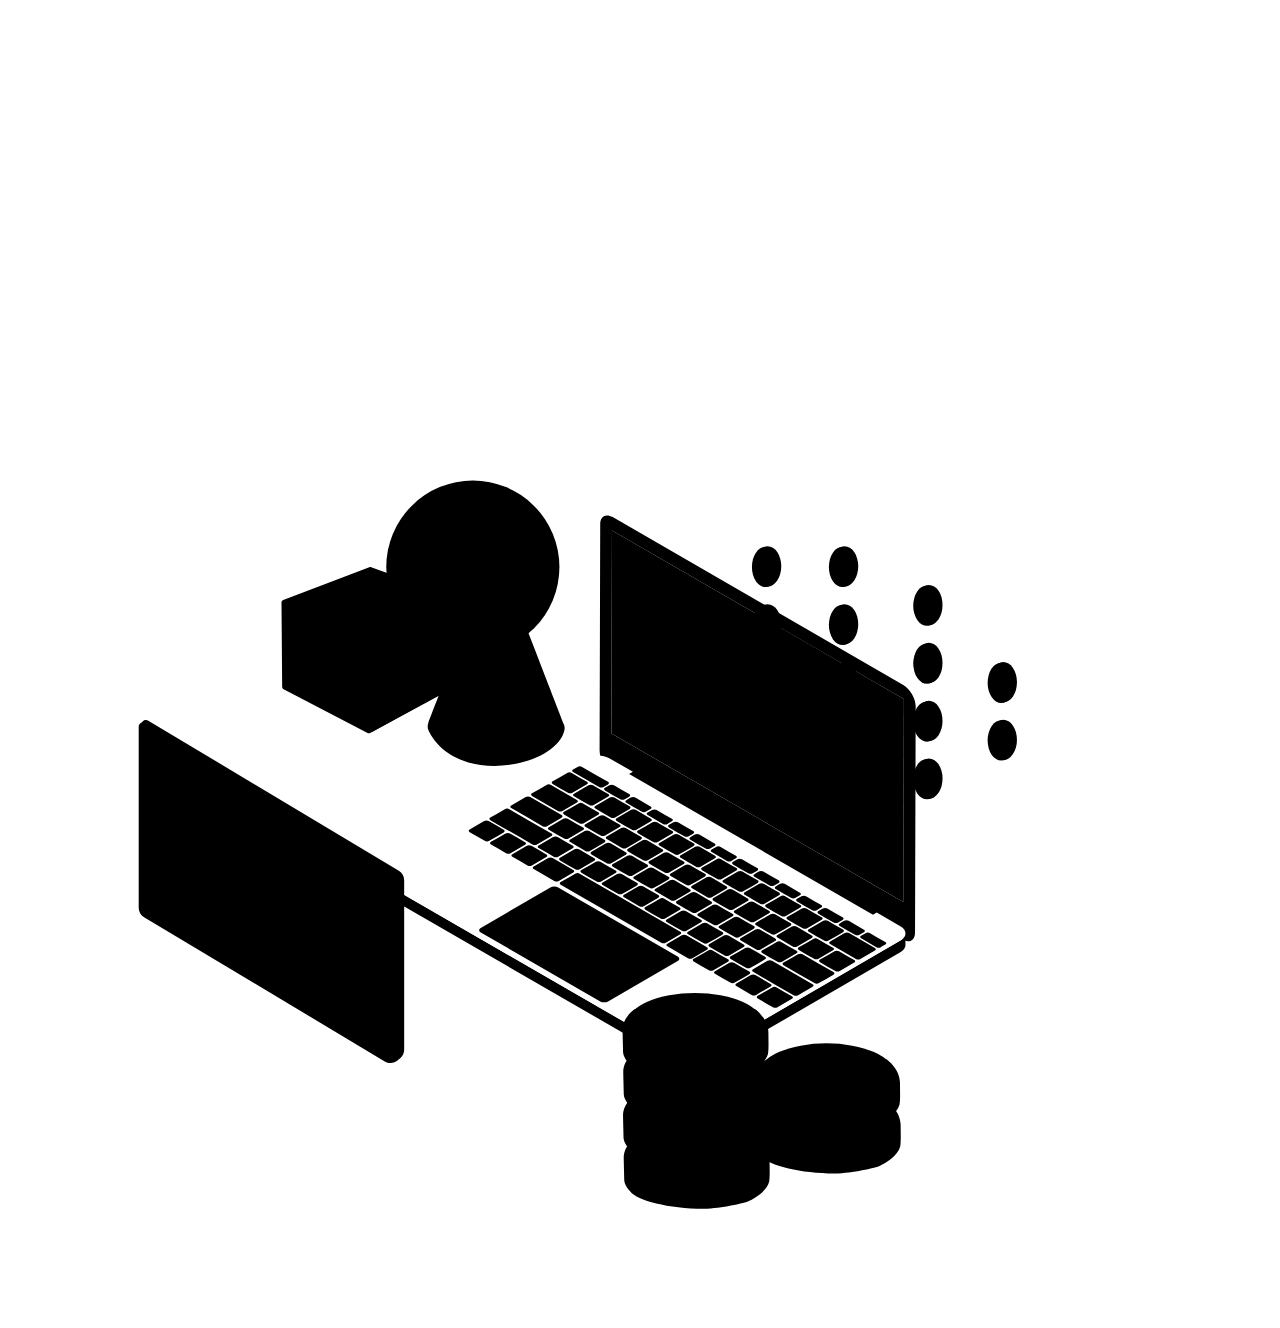
<file: src/main/Resources/templates/fragments/scalable-vector-graphics.html>
<!DOCTYPE html>
<html lang="en" xmlns:th="http://www.thymeleaf.org">
<head>
</head>
<body>

    <svg th:fragment="sub-mask" version="1.1" class="mask" xmlns="http://www.w3.org/2000/svg" xmlns:xlink="http://www.w3.org/1999/xlink" x="0px" y="0px"
         viewBox="0 0 3840 1080" style="enable-background:new 0 0 3840 1080;" xml:space="preserve">
            <style type="text/css">
                .st0{fill-rule:evenodd;clip-rule:evenodd;fill:#FFFFFF;}
            </style>
        <path class="st0" d="M2594.9,762.3c-1.3,0.2-2.8,0.4-4.5,0.6c-291.1,53.8-486.2,216-575.8,216c96.5-121-38.8-172.7-104.6-174.6
                C0,804.3,0.6,33.6,0-10.8L0,1080h3840V-12.9C3840-12.9,3825.2,595.2,2594.9,762.3z"/>
    </svg>

    <svg th:fragment="about-categories" class="categories" x="0" y="0" viewBox="0 0 400 300">
        <g id="laptop" class="rellax" data-rellax-speed="0">
            <g>
                <g>
                    <path class="st0" d="M288.23,106.32c0-0.01,0-0.02,0-0.03c0-0.02,0-0.05,0-0.07c0-0.03,0-0.06,0-0.09c0-0.02,0-0.04-0.01-0.07
            c0-0.03,0-0.05-0.01-0.08c0-0.02,0-0.03,0-0.05c0-0.04-0.01-0.07-0.01-0.11c0-0.02,0-0.04-0.01-0.06c0-0.01,0-0.01,0-0.02
            c-0.01-0.07-0.02-0.13-0.03-0.2c0,0,0,0,0,0c0-0.01,0-0.02,0-0.03c-0.01-0.06-0.02-0.11-0.03-0.17c0-0.01,0-0.02-0.01-0.03
            c-0.01-0.03-0.01-0.05-0.02-0.08c-0.01-0.03-0.01-0.06-0.02-0.1c0-0.02-0.01-0.04-0.01-0.05c-0.01-0.03-0.01-0.06-0.02-0.09
            c-0.01-0.02-0.01-0.04-0.02-0.07c-0.01-0.03-0.01-0.05-0.02-0.08c-0.01-0.03-0.01-0.06-0.02-0.09c0-0.01-0.01-0.03-0.01-0.04
            c-0.01-0.04-0.02-0.08-0.03-0.11c-0.01-0.02-0.01-0.05-0.02-0.07c0-0.01,0-0.01-0.01-0.02c-0.02-0.07-0.04-0.14-0.07-0.2
            c0,0,0,0,0,0c0-0.01,0-0.01-0.01-0.02c-0.02-0.06-0.04-0.12-0.06-0.18c0-0.01-0.01-0.02-0.01-0.03
            c-0.01-0.02-0.02-0.04-0.03-0.07c-0.01-0.03-0.02-0.06-0.04-0.1c-0.01-0.02-0.02-0.04-0.02-0.06c-0.01-0.02-0.02-0.05-0.03-0.07
            c-0.01-0.02-0.01-0.04-0.02-0.06c-0.02-0.04-0.03-0.07-0.05-0.11c-0.01-0.02-0.02-0.04-0.02-0.06c0-0.01-0.01-0.01-0.01-0.02
            c-0.03-0.06-0.06-0.13-0.09-0.19c0,0,0-0.01,0-0.01c-0.01-0.02-0.02-0.04-0.03-0.05c-0.02-0.05-0.05-0.1-0.07-0.15
            c0-0.01-0.01-0.02-0.01-0.02c-0.02-0.04-0.04-0.08-0.06-0.12c-0.02-0.03-0.03-0.06-0.05-0.1c0-0.01-0.01-0.01-0.01-0.02
            c-0.05-0.1-0.11-0.2-0.17-0.3c0-0.01-0.01-0.02-0.01-0.03c-0.01-0.01-0.01-0.02-0.02-0.03c-0.08-0.14-0.17-0.28-0.26-0.41
            c0-0.01-0.01-0.02-0.01-0.02c-0.01-0.01-0.02-0.02-0.03-0.04c-0.07-0.11-0.15-0.21-0.22-0.32l0,0c0,0,0,0,0-0.01
            c-0.05-0.07-0.11-0.14-0.16-0.21c0,0,0-0.01-0.01-0.01c-0.04-0.05-0.08-0.1-0.13-0.15c-0.01-0.01-0.02-0.02-0.03-0.03
            c0,0,0,0,0,0c-0.05-0.06-0.1-0.12-0.15-0.18c0,0-0.01-0.01-0.01-0.01c-0.02-0.02-0.03-0.03-0.05-0.05
            c-0.03-0.04-0.07-0.07-0.1-0.11c-0.01-0.01-0.01-0.01-0.02-0.02c-0.02-0.02-0.04-0.05-0.07-0.07c-0.02-0.03-0.05-0.05-0.07-0.08
            c-0.01-0.01-0.02-0.02-0.03-0.03c-0.02-0.02-0.05-0.05-0.07-0.07c-0.02-0.02-0.04-0.04-0.06-0.06c-0.01-0.01-0.02-0.02-0.04-0.03
            c-0.03-0.03-0.05-0.05-0.08-0.07c-0.02-0.02-0.04-0.04-0.06-0.05c-0.01-0.01-0.03-0.03-0.04-0.04c-0.03-0.02-0.05-0.05-0.08-0.07
            c-0.02-0.01-0.03-0.03-0.05-0.04c-0.02-0.02-0.04-0.03-0.05-0.04c-0.03-0.02-0.05-0.04-0.08-0.07c-0.01-0.01-0.03-0.02-0.04-0.03
            c-0.02-0.02-0.05-0.03-0.07-0.05c-0.02-0.02-0.05-0.04-0.07-0.06c-0.01-0.01-0.02-0.02-0.03-0.02c-0.03-0.02-0.06-0.04-0.09-0.07
            c-0.02-0.01-0.04-0.03-0.06-0.04c-0.01,0-0.01-0.01-0.02-0.01c-0.06-0.04-0.11-0.07-0.17-0.11c0,0,0,0,0,0c0,0-0.01,0-0.01-0.01
            c-0.05-0.03-0.1-0.06-0.15-0.09c-0.01-0.01-0.03-0.02-0.04-0.02l-91.96-53.09c-0.04-0.02-0.08-0.05-0.13-0.07
            c-0.02-0.01-0.03-0.02-0.05-0.02c-0.02-0.01-0.04-0.02-0.06-0.03c-0.02-0.01-0.03-0.02-0.05-0.03c-0.03-0.01-0.05-0.03-0.08-0.04
            c-0.02-0.01-0.04-0.02-0.06-0.03c-0.01,0-0.02-0.01-0.02-0.01c-0.05-0.02-0.11-0.05-0.16-0.07l0,0l0,0
            c-0.05-0.02-0.11-0.04-0.16-0.06c-0.01,0-0.01,0-0.02-0.01c-0.02-0.01-0.04-0.01-0.06-0.02c-0.03-0.01-0.05-0.02-0.08-0.03
            c-0.01,0-0.03-0.01-0.04-0.01c-0.02-0.01-0.05-0.01-0.07-0.02c-0.02,0-0.04-0.01-0.05-0.01c-0.02,0-0.04-0.01-0.06-0.01
            c-0.02-0.01-0.05-0.01-0.07-0.02c-0.01,0-0.02-0.01-0.04-0.01c-0.02,0-0.04-0.01-0.06-0.01c-0.03,0-0.05-0.01-0.08-0.01
            c-0.01,0-0.02,0-0.03,0c-0.02,0-0.04,0-0.07-0.01c-0.03,0-0.06-0.01-0.08-0.01c-0.01,0-0.02,0-0.02,0c-0.02,0-0.04,0-0.06,0
            c-0.03,0-0.07,0-0.1,0c-0.01,0-0.02,0-0.03,0c-0.01,0-0.03,0-0.04,0c-0.04,0-0.08,0-0.12,0.01c-0.01,0-0.03,0-0.04,0
            c-0.01,0-0.02,0-0.03,0c-0.06,0.01-0.12,0.02-0.18,0.03c-0.01,0-0.01,0-0.02,0c0,0,0,0,0,0c-0.01,0-0.02,0.01-0.04,0.01
            c-0.04,0.01-0.07,0.02-0.11,0.03c-0.02,0.01-0.04,0.01-0.05,0.02c-0.02,0.01-0.05,0.01-0.07,0.02c-0.01,0-0.01,0-0.02,0.01
            c-0.04,0.01-0.07,0.03-0.1,0.04c-0.02,0.01-0.03,0.01-0.05,0.02c-0.05,0.02-0.1,0.05-0.15,0.08l-0.99,0.58
            c0.05-0.03,0.1-0.05,0.15-0.08c0.02-0.01,0.03-0.01,0.05-0.02c0.03-0.01,0.07-0.03,0.1-0.04c0.03-0.01,0.06-0.02,0.09-0.03
            c0.02-0.01,0.04-0.01,0.05-0.02c0.04-0.01,0.07-0.02,0.11-0.03c0.01,0,0.02-0.01,0.04-0.01c0.01,0,0.01,0,0.02,0
            c0.06-0.01,0.12-0.02,0.18-0.03c0.02,0,0.04,0,0.06-0.01c0.04,0,0.08,0,0.12-0.01c0.02,0,0.05,0,0.07,0c0.03,0,0.07,0,0.1,0
            c0.03,0,0.05,0,0.08,0c0.03,0,0.06,0.01,0.09,0.01c0.03,0,0.06,0.01,0.09,0.01c0.03,0,0.05,0.01,0.08,0.01
            c0.03,0.01,0.07,0.01,0.1,0.02c0.02,0,0.05,0.01,0.07,0.02c0.04,0.01,0.07,0.02,0.11,0.03c0.02,0.01,0.05,0.01,0.07,0.02
            c0.04,0.01,0.08,0.02,0.12,0.04c0.02,0.01,0.04,0.01,0.06,0.02c0.06,0.02,0.12,0.04,0.18,0.07c0,0,0,0,0,0l0,0
            c0.06,0.02,0.12,0.05,0.18,0.08c0.02,0.01,0.04,0.02,0.06,0.03c0.04,0.02,0.09,0.04,0.13,0.06c0.02,0.01,0.04,0.02,0.06,0.03
            c0.06,0.03,0.11,0.06,0.17,0.09l91.96,53.09c0.06,0.04,0.13,0.08,0.19,0.12c0,0,0.01,0.01,0.01,0.01
            c0.06,0.04,0.12,0.08,0.18,0.12c0.02,0.01,0.04,0.03,0.06,0.04c0.04,0.03,0.08,0.06,0.12,0.09c0.02,0.02,0.05,0.04,0.07,0.06
            c0.04,0.03,0.07,0.06,0.11,0.09c0.03,0.02,0.05,0.04,0.08,0.07c0.03,0.03,0.07,0.06,0.1,0.09c0.03,0.02,0.05,0.05,0.08,0.07
            c0.03,0.03,0.07,0.06,0.1,0.09c0.03,0.02,0.05,0.05,0.08,0.07c0.03,0.03,0.07,0.06,0.1,0.1c0.02,0.02,0.05,0.05,0.07,0.07
            c0.03,0.03,0.07,0.07,0.1,0.11c0.02,0.02,0.05,0.05,0.07,0.07c0.04,0.04,0.08,0.08,0.12,0.13c0.02,0.02,0.03,0.04,0.05,0.05
            c0.05,0.06,0.11,0.12,0.16,0.19c0.01,0.01,0.02,0.02,0.02,0.03c0.04,0.05,0.09,0.11,0.13,0.16c0.06,0.07,0.11,0.14,0.17,0.22
            c0,0,0,0,0,0c0.08,0.1,0.15,0.21,0.22,0.32c0.01,0.02,0.03,0.04,0.04,0.06c0.09,0.14,0.18,0.27,0.26,0.41
            c0.01,0.02,0.02,0.04,0.03,0.05c0.06,0.1,0.12,0.2,0.17,0.3c0.02,0.04,0.04,0.07,0.06,0.11c0.02,0.04,0.04,0.08,0.06,0.12
            c0.03,0.06,0.05,0.11,0.08,0.17c0.01,0.02,0.02,0.04,0.03,0.06c0.03,0.07,0.07,0.15,0.1,0.22c0.01,0.02,0.02,0.04,0.02,0.06
            c0.02,0.05,0.05,0.11,0.07,0.16c0.01,0.03,0.02,0.05,0.03,0.08c0.02,0.05,0.04,0.11,0.06,0.16c0.01,0.02,0.02,0.05,0.03,0.07
            c0.03,0.07,0.05,0.14,0.07,0.21c0,0.01,0,0.01,0.01,0.02c0.03,0.08,0.05,0.15,0.07,0.23c0.01,0.02,0.01,0.05,0.02,0.07
            c0.02,0.05,0.03,0.1,0.04,0.16c0.01,0.03,0.02,0.06,0.02,0.09c0.01,0.05,0.02,0.1,0.04,0.15c0.01,0.03,0.01,0.06,0.02,0.09
            c0.01,0.05,0.02,0.1,0.03,0.15c0.01,0.03,0.01,0.05,0.02,0.08c0.01,0.07,0.02,0.13,0.03,0.2c0,0.01,0,0.02,0.01,0.03
            c0.01,0.07,0.02,0.15,0.03,0.22c0,0.02,0,0.04,0.01,0.06c0.01,0.05,0.01,0.11,0.02,0.16c0,0.03,0,0.05,0.01,0.08
            c0,0.05,0.01,0.1,0.01,0.15c0,0.02,0,0.05,0,0.07c0,0.07,0,0.14,0,0.21l-0.2,71.55c0,0.07,0,0.15-0.01,0.22c0,0.02,0,0.04,0,0.06
            c0,0.05-0.01,0.1-0.01,0.14c0,0.03-0.01,0.05-0.01,0.08c0,0.04-0.01,0.08-0.01,0.12c0,0.03-0.01,0.06-0.01,0.09
            c-0.01,0.04-0.01,0.07-0.02,0.11c-0.01,0.03-0.01,0.06-0.02,0.09c-0.01,0.03-0.01,0.06-0.02,0.09c-0.01,0.04-0.02,0.07-0.03,0.11
            c-0.01,0.03-0.02,0.06-0.02,0.08c-0.01,0.04-0.03,0.08-0.04,0.13c-0.01,0.02-0.02,0.04-0.02,0.07c-0.03,0.07-0.05,0.14-0.08,0.2
            c0,0.01-0.01,0.01-0.01,0.02c-0.04,0.09-0.09,0.17-0.13,0.24c0,0.01-0.01,0.01-0.01,0.02c-0.04,0.06-0.08,0.12-0.13,0.18
            c-0.01,0.01-0.02,0.03-0.03,0.04c-0.04,0.05-0.09,0.1-0.14,0.15c0,0-0.01,0.01-0.01,0.01c-0.05,0.05-0.1,0.09-0.16,0.14
            c-0.01,0.01-0.03,0.02-0.04,0.03c-0.06,0.04-0.11,0.08-0.17,0.12l0.99-0.58c0.06-0.03,0.12-0.07,0.17-0.12
            c0.01-0.01,0.03-0.02,0.04-0.03c0.05-0.04,0.11-0.09,0.16-0.14c0,0,0.01-0.01,0.01-0.01c0.05-0.05,0.09-0.1,0.14-0.15
            c0.01-0.01,0.02-0.03,0.03-0.04c0.04-0.06,0.09-0.12,0.13-0.18c0,0,0,0,0-0.01c0,0,0-0.01,0.01-0.01
            c0.05-0.08,0.09-0.16,0.13-0.24c0,0,0.01-0.01,0.01-0.01c0,0,0,0,0-0.01c0.03-0.06,0.06-0.13,0.08-0.2c0-0.01,0-0.01,0.01-0.02
            c0.01-0.02,0.01-0.03,0.02-0.05c0.01-0.04,0.03-0.08,0.04-0.13c0-0.01,0.01-0.02,0.01-0.03c0-0.02,0.01-0.03,0.01-0.05
            c0.01-0.04,0.02-0.07,0.03-0.11c0-0.01,0.01-0.03,0.01-0.04c0-0.02,0.01-0.03,0.01-0.05c0.01-0.03,0.01-0.06,0.02-0.09
            c0-0.02,0.01-0.03,0.01-0.05c0-0.02,0.01-0.04,0.01-0.06c0-0.03,0.01-0.06,0.01-0.09c0-0.01,0-0.03,0.01-0.04
            c0-0.02,0.01-0.05,0.01-0.08c0-0.03,0.01-0.05,0.01-0.08c0-0.01,0-0.02,0-0.03c0-0.04,0-0.07,0.01-0.11c0-0.02,0-0.04,0-0.06
            c0,0,0-0.01,0-0.01c0-0.06,0-0.13,0-0.19c0,0,0-0.01,0-0.01l0.2-71.55C288.23,106.44,288.23,106.38,288.23,106.32z"/>
                    <path d="M283.32,100.28c2.17,1.26,3.93,4.3,3.92,6.8l-0.2,71.55c-0.01,2.5-1.77,3.51-3.95,2.25l-91.96-53.09
            c-2.17-1.25-3.93-4.3-3.92-6.8l0.2-71.55c0.01-2.5,1.78-3.5,3.95-2.25L283.32,100.28z M283.32,169l0.18-64.23l-92.37-53.33
            l-0.18,64.23L283.32,169"/>
                    <g>
                        <polygon class="st1" points="283.51,104.76 283.33,169 190.96,115.67 191.14,51.43 				"/>
                    </g>
                </g>
                <g class="st2">
                    <g>
                        <polygon class="st3" points="197.75,127.79 197.74,131.49 196.54,132.18 196.55,128.48 				"/>
                    </g>
                    <path class="st3" d="M284.01,179.03c0,0.03,0,0.06-0.01,0.08c0,0.02-0.01,0.05-0.01,0.07c0,0.03-0.01,0.06-0.01,0.08
            c0,0.02-0.01,0.05-0.02,0.07c-0.01,0.03-0.01,0.05-0.02,0.08c-0.01,0.02-0.01,0.05-0.02,0.07c-0.01,0.03-0.02,0.05-0.03,0.08
            c-0.01,0.02-0.02,0.05-0.03,0.07c-0.01,0.03-0.02,0.06-0.04,0.08c-0.01,0.02-0.02,0.05-0.03,0.07c-0.01,0.03-0.03,0.06-0.04,0.08
            c-0.01,0.02-0.02,0.04-0.04,0.07c-0.02,0.03-0.04,0.07-0.06,0.1c-0.01,0.02-0.03,0.04-0.04,0.06c-0.02,0.04-0.05,0.07-0.08,0.11
            c-0.01,0.02-0.02,0.03-0.03,0.05c-0.04,0.06-0.09,0.11-0.14,0.17c-0.01,0.01-0.03,0.03-0.04,0.04c-0.04,0.04-0.08,0.08-0.13,0.13
            c-0.02,0.02-0.04,0.04-0.06,0.06c-0.03,0.02-0.05,0.05-0.08,0.07c-0.03,0.02-0.05,0.04-0.08,0.06c-0.03,0.02-0.06,0.05-0.09,0.07
            c-0.03,0.02-0.05,0.04-0.08,0.06c-0.03,0.02-0.06,0.04-0.09,0.07c-0.03,0.02-0.06,0.04-0.09,0.06c-0.03,0.02-0.07,0.04-0.1,0.06
            c-0.04,0.03-0.08,0.05-0.13,0.08l-61.86,35.95c-0.12,0.07-0.25,0.13-0.37,0.2c-0.03,0.02-0.07,0.03-0.1,0.05
            c-0.12,0.05-0.23,0.1-0.36,0.15c-0.02,0.01-0.03,0.01-0.05,0.02c-0.13,0.05-0.26,0.09-0.4,0.14c-0.09,0.03-0.19,0.06-0.29,0.08
            c-0.07,0.02-0.14,0.04-0.22,0.06c-0.1,0.02-0.2,0.04-0.31,0.07c-0.07,0.02-0.15,0.03-0.22,0.05c-0.03,0.01-0.06,0.01-0.09,0.02
            c-0.13,0.02-0.26,0.04-0.38,0.05c-0.04,0-0.07,0.01-0.11,0.01c-0.15,0.02-0.3,0.03-0.45,0.04c-0.03,0-0.06,0-0.08,0
            c-0.1,0.01-0.2,0.01-0.3,0.01c-0.1,0-0.2,0-0.3,0c-0.08,0-0.17,0-0.25-0.01c-0.09,0-0.19-0.01-0.28-0.02
            c-0.09-0.01-0.17-0.01-0.26-0.02c-0.09-0.01-0.18-0.02-0.28-0.03c-0.08-0.01-0.17-0.02-0.25-0.04c-0.1-0.02-0.2-0.03-0.29-0.05
            c-0.1-0.02-0.2-0.04-0.31-0.06c-0.02-0.01-0.05-0.01-0.07-0.02c-0.14-0.03-0.28-0.07-0.42-0.11c-0.04-0.01-0.08-0.02-0.12-0.04
            c-0.11-0.04-0.23-0.07-0.34-0.12c-0.03-0.01-0.06-0.02-0.1-0.04c-0.1-0.04-0.2-0.08-0.29-0.13c-0.05-0.02-0.1-0.04-0.14-0.06
            c-0.14-0.07-0.28-0.14-0.41-0.21l-91.96-53.09c-1.09-0.63-1.64-1.46-1.64-2.29l-0.01,3.7c0,0.83,0.54,1.66,1.64,2.29l91.96,53.09
            c0.13,0.08,0.27,0.15,0.41,0.21c0.05,0.02,0.1,0.04,0.14,0.06c0.08,0.04,0.16,0.08,0.25,0.11c0.01,0.01,0.03,0.01,0.04,0.02
            c0.03,0.01,0.06,0.02,0.1,0.04c0.11,0.04,0.22,0.08,0.34,0.12c0.04,0.01,0.08,0.02,0.12,0.04c0.03,0.01,0.05,0.02,0.08,0.02
            c0.11,0.03,0.23,0.06,0.34,0.09c0.02,0.01,0.05,0.01,0.07,0.02c0.06,0.01,0.11,0.03,0.17,0.04c0.05,0.01,0.09,0.02,0.14,0.02
            c0.1,0.02,0.2,0.04,0.29,0.05c0.04,0.01,0.08,0.01,0.12,0.02c0.04,0.01,0.09,0.01,0.13,0.01c0.09,0.01,0.18,0.02,0.28,0.03
            c0.04,0,0.09,0.01,0.13,0.01c0.04,0,0.08,0,0.12,0.01c0.09,0.01,0.19,0.01,0.28,0.02c0.05,0,0.09,0.01,0.14,0.01
            c0.04,0,0.08,0,0.11,0c0.1,0,0.2,0,0.3,0c0.05,0,0.1,0,0.15,0c0.05,0,0.1-0.01,0.15-0.01c0.03,0,0.06,0,0.08,0
            c0.13-0.01,0.25-0.02,0.38-0.03c0.02,0,0.05-0.01,0.07-0.01c0.04,0,0.07-0.01,0.11-0.01c0.13-0.02,0.26-0.03,0.38-0.05
            c0.03-0.01,0.06-0.01,0.09-0.02c0.02,0,0.03,0,0.05-0.01c0.06-0.01,0.12-0.03,0.18-0.04c0.1-0.02,0.21-0.04,0.31-0.07
            c0.07-0.02,0.15-0.04,0.22-0.06c0.1-0.03,0.19-0.05,0.29-0.08c0.02-0.01,0.04-0.01,0.06-0.02c0.11-0.04,0.23-0.08,0.34-0.12
            c0.02-0.01,0.03-0.01,0.05-0.02c0.12-0.05,0.24-0.1,0.36-0.15c0.03-0.02,0.07-0.03,0.1-0.05c0.13-0.06,0.25-0.13,0.37-0.2
            l61.86-35.95c0.02-0.01,0.05-0.03,0.07-0.04c0.02-0.01,0.04-0.03,0.06-0.04c0.03-0.02,0.07-0.04,0.1-0.06
            c0.03-0.02,0.06-0.04,0.09-0.06c0.03-0.02,0.06-0.04,0.09-0.07c0.03-0.02,0.06-0.04,0.08-0.06c0.03-0.02,0.06-0.05,0.09-0.07
            c0.03-0.02,0.05-0.04,0.08-0.06c0.03-0.02,0.05-0.05,0.08-0.07c0.01-0.01,0.02-0.02,0.03-0.03c0.01-0.01,0.02-0.02,0.03-0.03
            c0.04-0.04,0.09-0.08,0.13-0.13c0.01-0.01,0.03-0.03,0.04-0.04c0.05-0.06,0.1-0.11,0.14-0.17c0,0,0,0,0.01-0.01
            c0.01-0.01,0.02-0.03,0.03-0.04c0.03-0.04,0.05-0.07,0.08-0.11c0.01-0.02,0.03-0.04,0.04-0.06c0.02-0.03,0.04-0.07,0.06-0.1
            c0.01-0.01,0.01-0.02,0.02-0.03c0.01-0.01,0.01-0.03,0.02-0.04c0.01-0.03,0.03-0.06,0.04-0.08c0.01-0.02,0.02-0.05,0.03-0.07
            c0.01-0.03,0.02-0.06,0.04-0.08c0.01-0.01,0.01-0.03,0.02-0.04c0-0.01,0.01-0.02,0.01-0.03c0.01-0.03,0.02-0.05,0.03-0.08
            c0.01-0.02,0.01-0.05,0.02-0.07c0.01-0.03,0.01-0.05,0.02-0.08c0-0.01,0.01-0.03,0.01-0.04c0-0.01,0-0.02,0-0.03
            c0.01-0.03,0.01-0.06,0.01-0.08c0-0.02,0.01-0.05,0.01-0.07c0-0.03,0-0.06,0.01-0.08c0-0.02,0-0.03,0-0.05c0-0.02,0-0.03,0-0.05
            l0.01-3.7C284.02,178.97,284.01,179,284.01,179.03z"/>
                    <g>
                        <path class="st0" d="M282.38,176.65c2.17,1.25,2.18,3.29,0.03,4.55l-61.86,35.95c-2.16,1.25-5.67,1.25-7.85,0l-91.96-53.09
                c-2.17-1.26-2.19-3.29-0.03-4.55l61.86-35.95c2.16-1.25,5.67-1.26,7.85,0l7.33,4.23l-1.19,0.69l77.17,44.55l1.19-0.69
                L282.38,176.65z M189.9,200.45l22.03-12.8c0.68-0.39,0.68-1.03-0.01-1.43l-37.81-21.83c-0.68-0.39-1.79-0.39-2.47,0l-22.03,12.8
                c-0.68,0.39-0.68,1.03,0.01,1.43l37.81,21.83C188.12,200.85,189.23,200.85,189.9,200.45 M179.49,160.02
                c-1.53,0.89-3.06,1.78-4.59,2.67c-0.39,0.23-0.39,0.59,0,0.82c10.62,6.13,21.23,12.26,31.85,18.39c0.39,0.23,1.03,0.23,1.42,0
                c1.53-0.89,3.06-1.78,4.59-2.67c0.39-0.23,0.39-0.59-0.01-0.82c-10.62-6.13-21.23-12.26-31.85-18.39
                C180.51,159.79,179.88,159.79,179.49,160.02 M157.23,139.6c-1.53,0.89-3.06,1.78-4.59,2.67c-0.39,0.23-0.39,0.59,0,0.82
                c4.44,2.57,8.89,5.13,13.33,7.7c0.39,0.23,1.03,0.23,1.42,0c1.53-0.89,3.06-1.78,4.59-2.67c0.39-0.23,0.39-0.59,0-0.82
                c-4.44-2.57-8.89-5.13-13.33-7.7C158.25,139.37,157.62,139.37,157.23,139.6 M250.03,198.49c1.53-0.89,3.06-1.78,4.59-2.67
                c0.39-0.23,0.39-0.59,0-0.82c-4.28-2.47-8.55-4.94-12.83-7.41c-0.39-0.23-1.03-0.23-1.42,0c-1.53,0.89-3.06,1.78-4.59,2.67
                c-0.39,0.23-0.39,0.59,0,0.82c4.28,2.47,8.55,4.94,12.83,7.41C249.01,198.72,249.64,198.72,250.03,198.49 M163.84,135.76
                c-1.53,0.89-3.06,1.78-4.59,2.67c-0.39,0.23-0.39,0.59,0,0.82c3.31,1.91,6.62,3.82,9.92,5.73c0.39,0.23,1.03,0.23,1.42,0
                c1.53-0.89,3.06-1.78,4.59-2.67c0.39-0.23,0.39-0.59,0-0.82c-3.31-1.91-6.62-3.82-9.92-5.73
                C164.86,135.53,164.23,135.53,163.84,135.76 M256.64,194.65c1.53-0.89,3.06-1.78,4.59-2.67c0.39-0.23,0.39-0.59,0-0.82
                c-3.27-1.89-6.54-3.78-9.81-5.66c-0.39-0.23-1.03-0.23-1.42,0c-1.53,0.89-3.06,1.78-4.59,2.67c-0.39,0.23-0.39,0.59,0,0.82
                c3.27,1.89,6.54,3.78,9.81,5.66C255.61,194.88,256.25,194.88,256.64,194.65 M170.42,131.93c-1.53,0.89-3.06,1.78-4.59,2.67
                c-0.39,0.23-0.39,0.59,0,0.82c2.73,1.58,5.47,3.16,8.2,4.74c0.39,0.23,1.03,0.23,1.42,0c1.53-0.89,3.06-1.78,4.59-2.67
                c0.39-0.23,0.39-0.59,0-0.82c-2.73-1.58-5.47-3.16-8.2-4.74C171.44,131.7,170.81,131.7,170.42,131.93 M269.75,187.03
                c1.53-0.89,3.06-1.78,4.59-2.67c0.46-0.27,0.3-0.64,0-0.82c-2.72-1.57-5.45-3.15-8.17-4.72c-0.39-0.23-1.03-0.23-1.42,0
                c-1.53,0.89-3.06,1.78-4.59,2.67c-0.39,0.23-0.39,0.59,0.01,0.82c2.72,1.57,5.45,3.15,8.17,4.72
                C268.73,187.26,269.37,187.26,269.75,187.03 M216.6,186.76c1.53-0.89,3.06-1.78,4.59-2.67c0.39-0.23,0.39-0.59,0-0.82
                c-2.17-1.25-4.34-2.51-6.52-3.76c-0.39-0.23-1.03-0.23-1.42,0c-1.53,0.89-3.06,1.78-4.59,2.67c-0.39,0.23-0.39,0.59,0,0.82
                c2.17,1.25,4.34,2.51,6.52,3.76C215.58,186.99,216.21,186.99,216.6,186.76 M174.3,162.34c1.53-0.89,3.06-1.78,4.59-2.67
                c0.39-0.23,0.39-0.59,0-0.82c-2.17-1.25-4.34-2.51-6.52-3.76c-0.39-0.23-1.03-0.23-1.42,0c-1.53,0.89-3.06,1.78-4.59,2.67
                c-0.39,0.23-0.39,0.59,0,0.82c2.17,1.25,4.34,2.51,6.52,3.76C173.28,162.57,173.91,162.57,174.3,162.34 M233.31,183.52
                c-1.53,0.89-3.06,1.78-4.59,2.67c-0.39,0.23-0.39,0.59,0,0.82c1.61,0.93,3.22,1.86,4.83,2.79c0.39,0.23,1.03,0.23,1.42,0
                c1.53-0.89,3.06-1.78,4.59-2.67c0.39-0.23,0.39-0.59,0-0.82c-1.61-0.93-3.22-1.86-4.83-2.79
                C234.33,183.29,233.7,183.29,233.31,183.52 M192.29,159.84c0.39-0.23,0.39-0.59,0-0.82c-1.61-0.93-3.22-1.86-4.83-2.79
                c-0.39-0.23-1.03-0.23-1.42,0c-1.53,0.89-3.06,1.78-4.59,2.67c-0.39,0.23-0.39,0.59,0.01,0.82c1.61,0.93,3.22,1.86,4.83,2.79
                c0.39,0.23,1.03,0.23,1.42,0C189.23,161.62,190.76,160.73,192.29,159.84 M199.54,164.02c-1.53,0.89-3.06,1.78-4.59,2.67
                c-0.39,0.23-0.39,0.59,0,0.82c1.61,0.93,3.22,1.86,4.83,2.79c0.39,0.23,1.03,0.23,1.42,0c1.53-0.89,3.06-1.78,4.59-2.67
                c0.39-0.23,0.39-0.59,0-0.82c-1.61-0.93-3.22-1.86-4.83-2.79C200.56,163.8,199.93,163.8,199.54,164.02 M219.8,175.72
                c-1.53,0.89-3.06,1.78-4.59,2.67c-0.39,0.23-0.39,0.59,0.01,0.82c1.61,0.93,3.22,1.86,4.83,2.79c0.39,0.23,1.03,0.23,1.42,0
                c1.53-0.89,3.06-1.78,4.59-2.67c0.39-0.23,0.39-0.59,0-0.82c-1.61-0.93-3.22-1.86-4.83-2.79
                C220.82,175.49,220.19,175.49,219.8,175.72 M206.29,167.92c-1.53,0.89-3.06,1.78-4.59,2.67c-0.39,0.23-0.39,0.59,0,0.82
                c1.61,0.93,3.22,1.86,4.83,2.79c0.39,0.23,1.03,0.23,1.42,0c1.53-0.89,3.06-1.78,4.59-2.67c0.39-0.23,0.39-0.59,0-0.82
                c-1.61-0.93-3.22-1.86-4.83-2.79C207.32,167.7,206.68,167.7,206.29,167.92 M207.06,152.27c-1.61-0.93-3.22-1.86-4.83-2.79
                c-0.39-0.23-1.03-0.23-1.42,0c-1.53,0.89-3.06,1.78-4.59,2.67c-0.39,0.23-0.39,0.59,0,0.82c1.61,0.93,3.22,1.86,4.83,2.79
                c0.39,0.23,1.03,0.23,1.42,0c1.53-0.89,3.06-1.78,4.59-2.67C207.46,152.86,207.45,152.49,207.06,152.27 M192.13,142.21
                c1.53-0.89,3.06-1.78,4.59-2.67c0.39-0.23,0.39-0.59-0.01-0.82c-1.61-0.93-3.22-1.86-4.83-2.79c-0.39-0.23-1.03-0.23-1.42,0
                c-1.53,0.89-3.06,1.78-4.59,2.67c-0.39,0.23-0.39,0.59,0.01,0.82c1.61,0.93,3.22,1.86,4.83,2.79
                C191.1,142.44,191.74,142.44,192.13,142.21 M213.29,178.1c0.39,0.23,1.03,0.23,1.42,0c1.53-0.89,3.06-1.78,4.59-2.67
                c0.39-0.23,0.39-0.59,0-0.82c-1.61-0.93-3.22-1.86-4.83-2.79c-0.39-0.23-1.03-0.23-1.42,0c-1.53,0.89-3.06,1.78-4.59,2.67
                c-0.39,0.23-0.39,0.59,0,0.82C210.07,176.24,211.68,177.17,213.29,178.1 M180.94,158.61c1.53-0.89,3.06-1.78,4.59-2.67
                c0.39-0.23,0.39-0.59,0-0.82c-1.61-0.93-3.22-1.86-4.83-2.79c-0.39-0.23-1.03-0.23-1.42,0c-1.53,0.89-3.06,1.78-4.59,2.67
                c-0.39,0.23-0.39,0.59,0,0.82c1.61,0.93,3.22,1.86,4.83,2.79C179.92,158.83,180.55,158.83,180.94,158.61 M250.25,184.16
                c1.61,0.93,3.22,1.86,4.83,2.79c0.39,0.23,1.03,0.23,1.42,0c1.53-0.89,3.06-1.78,4.59-2.67c0.39-0.23,0.39-0.59-0.01-0.82
                c-1.61-0.93-3.22-1.86-4.83-2.79c-0.39-0.23-1.03-0.23-1.42,0c-1.53,0.89-3.06,1.78-4.59,2.67
                C249.86,183.56,249.86,183.93,250.25,184.16 M220.57,160.07c-1.61-0.93-3.22-1.86-4.83-2.79c-0.39-0.23-1.03-0.23-1.42,0
                c-1.53,0.89-3.06,1.78-4.59,2.67c-0.39,0.23-0.39,0.59,0,0.82c1.61,0.93,3.22,1.86,4.83,2.79c0.39,0.23,1.03,0.23,1.42,0
                c1.53-0.89,3.06-1.78,4.59-2.67C220.96,160.66,220.96,160.29,220.57,160.07 M252.91,177.3c1.53-0.89,3.06-1.78,4.59-2.67
                c0.39-0.23,0.39-0.59-0.01-0.82c-1.61-0.93-3.22-1.86-4.83-2.79c-0.39-0.23-1.03-0.23-1.42,0c-1.53,0.89-3.06,1.78-4.59,2.67
                c-0.39,0.23-0.39,0.59,0.01,0.82c1.61,0.93,3.22,1.86,4.83,2.79C251.88,177.53,252.52,177.53,252.91,177.3 M205.63,150.01
                c1.53-0.89,3.06-1.78,4.59-2.67c0.39-0.23,0.39-0.59-0.01-0.82c-1.61-0.93-3.22-1.86-4.83-2.79c-0.39-0.23-1.03-0.23-1.42,0
                c-1.53,0.89-3.06,1.78-4.59,2.67c-0.39,0.23-0.39,0.59,0.01,0.82c1.61,0.93,3.22,1.86,4.83,2.79
                C204.61,150.24,205.24,150.24,205.63,150.01 M229.99,194.49c1.53-0.89,3.06-1.78,4.59-2.67c0.39-0.23,0.39-0.59-0.01-0.82
                c-1.61-0.93-3.22-1.86-4.83-2.79c-0.39-0.23-1.03-0.23-1.42,0c-1.53,0.89-3.06,1.78-4.59,2.67c-0.39,0.23-0.39,0.59,0,0.82
                c1.61,0.93,3.22,1.86,4.83,2.79C228.97,194.72,229.6,194.72,229.99,194.49 M180.55,137.78c-1.53,0.89-3.06,1.78-4.59,2.67
                c-0.39,0.23-0.39,0.59,0,0.82c1.61,0.93,3.22,1.86,4.83,2.79c0.39,0.23,1.03,0.23,1.42,0c1.53-0.89,3.06-1.78,4.59-2.67
                c0.39-0.23,0.39-0.59-0.01-0.82c-1.61-0.93-3.22-1.86-4.83-2.79C181.58,137.55,180.94,137.55,180.55,137.78 M247.58,175.66
                c-1.61-0.93-3.22-1.86-4.83-2.79c-0.39-0.23-1.03-0.23-1.42,0c-1.53,0.89-3.06,1.78-4.59,2.67c-0.39,0.23-0.39,0.59,0,0.82
                c1.61,0.93,3.22,1.86,4.83,2.79c0.39,0.23,1.03,0.23,1.42,0c1.53-0.89,3.06-1.78,4.59-2.67
                C247.98,176.26,247.98,175.89,247.58,175.66 M234.08,167.86c-1.61-0.93-3.22-1.86-4.83-2.79c-0.39-0.23-1.03-0.23-1.42,0
                c-1.53,0.89-3.06,1.78-4.59,2.67c-0.39,0.23-0.39,0.59,0,0.82c1.61,0.93,3.22,1.86,4.83,2.79c0.39,0.23,1.03,0.23,1.42,0
                c1.53-0.89,3.06-1.78,4.59-2.67C234.47,168.46,234.47,168.09,234.08,167.86 M232.65,165.61c1.53-0.89,3.06-1.78,4.59-2.67
                c0.39-0.23,0.39-0.59-0.01-0.82c-1.61-0.93-3.22-1.86-4.83-2.79c-0.39-0.23-1.03-0.23-1.42,0c-1.53,0.89-3.06,1.78-4.59,2.67
                c-0.39,0.23-0.39,0.59,0,0.82c1.61,0.93,3.22,1.86,4.83,2.79C231.62,165.83,232.26,165.83,232.65,165.61 M219.14,157.81
                c1.53-0.89,3.06-1.78,4.59-2.67c0.39-0.23,0.39-0.59-0.01-0.82c-1.61-0.93-3.22-1.86-4.83-2.79c-0.39-0.23-1.03-0.23-1.42,0
                c-1.53,0.89-3.06,1.78-4.59,2.67c-0.39,0.23-0.39,0.59,0.01,0.82c1.61,0.93,3.22,1.86,4.83,2.79
                C218.12,158.04,218.75,158.04,219.14,157.81 M226.55,179.62c-1.53,0.89-3.06,1.78-4.59,2.67c-0.39,0.23-0.39,0.59,0,0.82
                c1.61,0.93,3.22,1.86,4.83,2.79c0.39,0.23,1.03,0.23,1.42,0c1.53-0.89,3.06-1.78,4.59-2.67c0.39-0.23,0.39-0.59,0-0.82
                c-1.61-0.93-3.22-1.86-4.83-2.79C227.58,179.39,226.94,179.39,226.55,179.62 M192.78,160.12c-1.53,0.89-3.06,1.78-4.59,2.67
                c-0.39,0.23-0.39,0.59,0,0.82c1.61,0.93,3.22,1.86,4.83,2.79c0.39,0.23,1.03,0.23,1.42,0c1.53-0.89,3.06-1.78,4.59-2.67
                c0.39-0.23,0.39-0.59,0-0.82c-1.61-0.93-3.22-1.86-4.83-2.79C193.81,159.9,193.18,159.9,192.78,160.12 M177.91,150.02
                c1.61,0.93,3.22,1.86,4.83,2.79c0.39,0.23,1.03,0.23,1.42,0c1.53-0.89,3.06-1.78,4.59-2.67c0.39-0.23,0.39-0.59,0-0.82
                c-1.61-0.93-3.22-1.86-4.83-2.79c-0.39-0.23-1.03-0.23-1.42,0c-1.53,0.89-3.06,1.78-4.59,2.67
                C177.52,149.42,177.52,149.79,177.91,150.02 M218.43,173.41c1.61,0.93,3.22,1.86,4.83,2.79c0.39,0.23,1.03,0.23,1.42,0
                c1.53-0.89,3.06-1.78,4.59-2.67c0.39-0.23,0.39-0.59-0.01-0.82c-1.61-0.93-3.22-1.86-4.83-2.79c-0.39-0.23-1.03-0.23-1.42,0
                c-1.53,0.89-3.06,1.78-4.59,2.67C218.04,172.82,218.04,173.19,218.43,173.41 M238.69,185.11c1.61,0.93,3.22,1.86,4.83,2.79
                c0.39,0.23,1.03,0.23,1.42,0c1.53-0.89,3.06-1.78,4.59-2.67c0.39-0.23,0.39-0.59-0.01-0.82c-1.61-0.93-3.22-1.86-4.83-2.79
                c-0.39-0.23-1.03-0.23-1.42,0c-1.53,0.89-3.06,1.78-4.59,2.67C238.3,184.52,238.3,184.88,238.69,185.11 M204.92,165.62
                c1.61,0.93,3.22,1.86,4.83,2.79c0.39,0.23,1.03,0.23,1.42,0c1.53-0.89,3.06-1.78,4.59-2.67c0.39-0.23,0.39-0.59-0.01-0.82
                c-1.61-0.93-3.22-1.86-4.83-2.79c-0.39-0.23-1.03-0.23-1.42,0c-1.53,0.89-3.06,1.78-4.59,2.67
                C204.53,165.02,204.53,165.39,204.92,165.62 M227.32,163.97c-1.61-0.93-3.22-1.86-4.83-2.79c-0.39-0.23-1.03-0.23-1.42,0
                c-1.53,0.89-3.06,1.78-4.59,2.67c-0.39,0.23-0.39,0.59,0,0.82c1.61,0.93,3.22,1.86,4.83,2.79c0.39,0.23,1.03,0.23,1.42,0
                c1.53-0.89,3.06-1.78,4.59-2.67C227.72,164.56,227.72,164.19,227.32,163.97 M193.56,144.47c-1.61-0.93-3.22-1.86-4.83-2.79
                c-0.39-0.23-1.03-0.23-1.42,0c-1.53,0.89-3.06,1.78-4.59,2.67c-0.39,0.23-0.39,0.59,0,0.82c1.61,0.93,3.22,1.86,4.83,2.79
                c0.39,0.23,1.03,0.23,1.42,0c1.53-0.89,3.06-1.78,4.59-2.67C193.95,145.06,193.95,144.7,193.56,144.47 M254.34,179.56
                c-1.61-0.93-3.22-1.86-4.83-2.79c-0.39-0.23-1.03-0.23-1.42,0c-1.53,0.89-3.06,1.78-4.59,2.67c-0.39,0.23-0.39,0.59,0,0.82
                c1.61,0.93,3.22,1.86,4.83,2.79c0.39,0.23,1.03,0.23,1.42,0c1.53-0.89,3.06-1.78,4.59-2.67
                C254.73,180.16,254.73,179.79,254.34,179.56 M212.39,153.91c1.53-0.89,3.06-1.78,4.59-2.67c0.39-0.23,0.39-0.59,0-0.82
                c-1.61-0.93-3.22-1.86-4.83-2.79c-0.39-0.23-1.03-0.23-1.42,0c-1.53,0.89-3.06,1.78-4.59,2.67c-0.39,0.23-0.39,0.59,0.01,0.82
                c1.61,0.93,3.22,1.86,4.83,2.79C211.36,154.14,212,154.14,212.39,153.91 M223.24,190.59c1.53-0.89,3.06-1.78,4.59-2.67
                c0.39-0.23,0.39-0.59,0-0.82c-1.61-0.93-3.22-1.86-4.83-2.79c-0.39-0.23-1.03-0.23-1.42,0c-1.53,0.89-3.06,1.78-4.59,2.67
                c-0.39,0.23-0.39,0.59,0,0.82c1.61,0.93,3.22,1.86,4.83,2.79C222.21,190.82,222.85,190.82,223.24,190.59 M179.12,135.52
                c1.61,0.93,3.22,1.86,4.83,2.79c0.39,0.23,1.03,0.23,1.42,0c1.53-0.89,3.06-1.78,4.59-2.67c0.39-0.23,0.39-0.59,0-0.82
                c-1.61-0.93-3.22-1.86-4.83-2.79c-0.39-0.23-1.03-0.23-1.42,0c-1.53,0.89-3.06,1.78-4.59,2.67
                C178.73,134.93,178.73,135.3,179.12,135.52 M176.95,128.13c-1.53,0.89-3.06,1.78-4.59,2.67c-0.39,0.23-0.39,0.59,0.01,0.82
                c1.61,0.93,3.22,1.86,4.83,2.79c0.39,0.23,1.03,0.23,1.42,0c1.53-0.89,3.06-1.78,4.59-2.67c0.39-0.23,0.39-0.59,0-0.82
                c-1.61-0.93-3.22-1.86-4.83-2.79C177.98,127.91,177.34,127.91,176.95,128.13 M239.4,169.51c1.53-0.89,3.06-1.78,4.59-2.67
                c0.39-0.23,0.39-0.59,0-0.82c-1.61-0.93-3.22-1.86-4.83-2.79c-0.39-0.23-1.03-0.23-1.42,0c-1.53,0.89-3.06,1.78-4.59,2.67
                c-0.39,0.23-0.39,0.59,0.01,0.82c1.61,0.93,3.22,1.86,4.83,2.79C238.38,169.73,239.01,169.73,239.4,169.51 M246.15,173.41
                c1.53-0.89,3.06-1.78,4.59-2.67c0.39-0.23,0.39-0.59,0-0.82c-1.61-0.93-3.22-1.86-4.83-2.79c-0.39-0.23-1.03-0.23-1.42,0
                c-1.53,0.89-3.06,1.78-4.59,2.67c-0.39,0.23-0.39,0.59,0,0.82c1.61,0.93,3.22,1.86,4.83,2.79
                C245.13,173.63,245.76,173.63,246.15,173.41 M191.42,157.82c1.61,0.93,3.22,1.86,4.83,2.79c0.39,0.23,1.03,0.23,1.42,0
                c1.53-0.89,3.06-1.78,4.59-2.67c0.39-0.23,0.39-0.59-0.01-0.82c-1.61-0.93-3.22-1.86-4.83-2.79c-0.39-0.23-1.03-0.23-1.42,0
                c-1.53,0.89-3.06,1.78-4.59,2.67C191.02,157.22,191.02,157.59,191.42,157.82 M263.22,190.83c1.53-0.89,3.06-1.78,4.59-2.67
                c0.39-0.23,0.39-0.59,0-0.82c-1.61-0.93-3.22-1.86-4.83-2.79c-0.39-0.23-1.03-0.23-1.42,0c-1.53,0.89-3.06,1.78-4.59,2.67
                c-0.39,0.23-0.39,0.59,0,0.82c1.61,0.93,3.22,1.86,4.83,2.79C262.2,191.06,262.83,191.05,263.22,190.83 M243.5,202.29
                c1.53-0.89,3.06-1.78,4.59-2.67c0.39-0.23,0.39-0.59,0-0.82c-1.61-0.93-3.22-1.86-4.83-2.79c-0.39-0.23-1.03-0.23-1.42,0
                c-1.53,0.89-3.06,1.78-4.59,2.67c-0.39,0.23-0.39,0.59,0,0.82c1.61,0.93,3.22,1.86,4.83,2.79
                C242.47,202.52,243.11,202.52,243.5,202.29 M189.47,149.07c1.61,0.93,3.22,1.86,4.83,2.79c0.39,0.23,1.03,0.23,1.42,0
                c1.53-0.89,3.06-1.78,4.59-2.67c0.39-0.23,0.39-0.59,0-0.82c-1.61-0.93-3.22-1.86-4.83-2.79c-0.39-0.23-1.03-0.23-1.42,0
                c-1.53,0.89-3.06,1.78-4.59,2.67C189.08,148.47,189.08,148.84,189.47,149.07 M213.82,156.17c-1.61-0.93-3.22-1.86-4.83-2.79
                c-0.39-0.23-1.03-0.23-1.42,0c-1.53,0.89-3.06,1.78-4.59,2.67c-0.39,0.23-0.39,0.59,0,0.82c1.61,0.93,3.22,1.86,4.83,2.79
                c0.39,0.23,1.03,0.23,1.42,0c1.53-0.89,3.06-1.78,4.59-2.67C214.21,156.76,214.21,156.39,213.82,156.17 M240.83,171.76
                c-1.61-0.93-3.22-1.86-4.83-2.79c-0.39-0.23-1.03-0.23-1.42,0c-1.53,0.89-3.06,1.78-4.59,2.67c-0.39,0.23-0.39,0.59,0,0.82
                c1.61,0.93,3.22,1.86,4.83,2.79c0.39,0.23,1.03,0.23,1.42,0c1.53-0.89,3.06-1.78,4.59-2.67
                C241.22,172.36,241.22,171.99,240.83,171.76 M192.62,142.5c-0.39,0.23-0.39,0.59,0,0.82c1.61,0.93,3.22,1.86,4.83,2.79
                c0.39,0.23,1.03,0.23,1.42,0c1.53-0.89,3.06-1.78,4.59-2.67c0.39-0.23,0.39-0.59,0-0.82c-1.61-0.93-3.22-1.86-4.83-2.79
                c-0.39-0.23-1.03-0.23-1.42,0C195.68,140.72,194.15,141.61,192.62,142.5 M259.66,181.2c1.53-0.89,3.06-1.78,4.59-2.67
                c0.39-0.23,0.39-0.59,0-0.82c-1.61-0.93-3.22-1.86-4.83-2.79c-0.39-0.23-1.03-0.23-1.42,0c-1.53,0.89-3.06,1.78-4.59,2.67
                c-0.39,0.23-0.39,0.59,0,0.82c1.61,0.93,3.22,1.86,4.83,2.79C258.64,181.43,259.27,181.43,259.66,181.2 M225.89,161.71
                c1.53-0.89,3.06-1.78,4.59-2.67c0.39-0.23,0.39-0.59,0-0.82c-1.61-0.93-3.22-1.86-4.83-2.79c-0.39-0.23-1.03-0.23-1.42,0
                c-1.53,0.89-3.06,1.78-4.59,2.67c-0.39,0.23-0.39,0.59,0,0.82c1.61,0.93,3.22,1.86,4.83,2.79
                C224.87,161.93,225.5,161.93,225.89,161.71 M236.74,198.39c1.53-0.89,3.06-1.78,4.59-2.67c0.39-0.23,0.39-0.59,0-0.82
                c-1.61-0.93-3.22-1.86-4.83-2.79c-0.39-0.23-1.03-0.23-1.42,0c-1.53,0.89-3.06,1.78-4.59,2.67c-0.39,0.23-0.39,0.59,0,0.82
                c1.61,0.93,3.22,1.86,4.83,2.79C235.72,198.62,236.35,198.62,236.74,198.39 M189.25,150.43c-1.53,0.89-3.06,1.78-4.59,2.67
                c-0.39,0.23-0.39,0.59,0,0.82c1.61,0.93,3.22,1.86,4.83,2.79c0.39,0.23,1.03,0.23,1.42,0c1.53-0.89,3.06-1.78,4.59-2.67
                c0.39-0.23,0.39-0.59,0-0.82c-1.61-0.93-3.22-1.86-4.83-2.79C190.27,150.2,189.64,150.2,189.25,150.43 M198.17,161.72
                c1.61,0.93,3.22,1.86,4.83,2.79c0.39,0.23,1.03,0.23,1.42,0c1.53-0.89,3.06-1.78,4.59-2.67c0.39-0.23,0.39-0.59-0.01-0.82
                c-1.61-0.93-3.22-1.86-4.83-2.79c-0.39-0.23-1.03-0.23-1.42,0c-1.53,0.89-3.06,1.78-4.59,2.67
                C197.78,161.12,197.78,161.49,198.17,161.72 M211.68,169.51c1.61,0.93,3.22,1.86,4.83,2.79c0.39,0.23,1.03,0.23,1.42,0
                c1.53-0.89,3.06-1.78,4.59-2.67c0.39-0.23,0.39-0.59,0-0.82c-1.61-0.93-3.22-1.86-4.83-2.79c-0.39-0.23-1.03-0.23-1.42,0
                c-1.53,0.89-3.06,1.78-4.59,2.67C211.28,168.92,211.29,169.29,211.68,169.51 M225.18,177.31c1.61,0.93,3.22,1.86,4.83,2.79
                c0.39,0.23,1.03,0.23,1.42,0c1.53-0.89,3.06-1.78,4.59-2.67c0.39-0.23,0.39-0.59-0.01-0.82c-1.61-0.93-3.22-1.86-4.83-2.79
                c-0.39-0.23-1.03-0.23-1.42,0c-1.53,0.89-3.06,1.78-4.59,2.67C224.79,176.72,224.79,177.09,225.18,177.31 M231.94,181.21
                c1.61,0.93,3.22,1.86,4.83,2.79c0.39,0.23,1.03,0.23,1.42,0c1.53-0.89,3.06-1.78,4.59-2.67c0.39-0.23,0.39-0.59,0-0.82
                c-1.61-0.93-3.22-1.86-4.83-2.79c-0.39-0.23-1.03-0.23-1.42,0c-1.53,0.89-3.06,1.78-4.59,2.67
                C231.54,180.62,231.55,180.99,231.94,181.21 M175.74,142.63c-1.53,0.89-3.06,1.78-4.59,2.67c-0.39,0.23-0.39,0.59,0,0.82
                c1.61,0.93,3.22,1.86,4.83,2.79c0.39,0.23,1.03,0.23,1.42,0c1.53-0.89,3.06-1.78,4.59-2.67c0.39-0.23,0.39-0.59,0-0.82
                c-1.61-0.93-3.22-1.86-4.83-2.79C176.77,142.4,176.13,142.4,175.74,142.63 M172.52,148.43c-1.53,0.89-3.06,1.78-4.59,2.67
                c-0.39,0.23-0.39,0.59,0,0.82c1.59,0.92,3.17,1.83,4.76,2.75c0.39,0.23,1.03,0.23,1.42,0c1.53-0.89,3.06-1.78,4.59-2.67
                c0.36-0.21,0.4-0.54,0.07-0.78c-1.61-0.93-3.22-1.86-4.83-2.79C173.55,148.2,172.91,148.2,172.52,148.43 M159.04,153.53
                c1.53-0.89,3.06-1.78,4.59-2.67c0.39-0.23,0.39-0.59-0.01-0.82c-1.59-0.92-3.17-1.83-4.76-2.75c-0.39-0.23-1.03-0.23-1.42,0
                c-1.53,0.89-3.06,1.78-4.59,2.67c-0.39,0.23-0.39,0.59,0.01,0.82c1.59,0.92,3.17,1.83,4.76,2.75
                C158.01,153.75,158.65,153.75,159.04,153.53 M165.79,157.43c1.53-0.89,3.06-1.78,4.59-2.67c0.39-0.23,0.39-0.59,0-0.82
                c-1.59-0.92-3.17-1.83-4.76-2.75c-0.39-0.23-1.03-0.23-1.42,0c-1.53,0.89-3.06,1.78-4.59,2.67c-0.39,0.23-0.39,0.59,0.01,0.82
                c1.59,0.92,3.17,1.83,4.76,2.75C164.77,157.65,165.4,157.65,165.79,157.43 M152.28,149.63c1.53-0.89,3.06-1.78,4.59-2.67
                c0.39-0.23,0.39-0.59,0-0.82c-1.59-0.92-3.17-1.83-4.76-2.75c-0.39-0.23-1.03-0.23-1.42,0c-1.53,0.89-3.06,1.78-4.59,2.67
                c-0.39,0.23-0.39,0.59,0.01,0.82c1.59,0.92,3.17,1.83,4.76,2.75C151.26,149.86,151.89,149.86,152.28,149.63 M180.24,126.23
                c-0.47,0.27-0.94,0.55-1.41,0.82c-0.39,0.23-0.39,0.59,0,0.82c2.74,1.58,5.47,3.16,8.21,4.74c0.39,0.23,1.03,0.23,1.42,0
                c0.47-0.27,0.94-0.55,1.41-0.82c0.39-0.23,0.39-0.59,0-0.82c-2.74-1.58-5.47-3.16-8.21-4.74
                C181.26,126,180.63,126,180.24,126.23 M203.84,139.85c-0.47,0.27-0.94,0.55-1.41,0.82c-0.39,0.23-0.39,0.59,0,0.82
                c1.61,0.93,3.22,1.86,4.83,2.79c0.39,0.23,1.03,0.23,1.42,0c0.47-0.27,0.94-0.55,1.41-0.82c0.39-0.23,0.39-0.59,0-0.82
                c-1.61-0.93-3.22-1.86-4.83-2.79C204.86,139.63,204.23,139.62,203.84,139.85 M230.85,155.45c-0.47,0.27-0.94,0.55-1.41,0.82
                c-0.39,0.23-0.39,0.59,0,0.82c1.61,0.93,3.22,1.86,4.83,2.79c0.39,0.23,1.03,0.23,1.42,0c0.47-0.27,0.94-0.55,1.41-0.82
                c0.39-0.23,0.39-0.59-0.01-0.82c-1.61-0.93-3.22-1.86-4.83-2.79C231.88,155.22,231.24,155.22,230.85,155.45 M217.35,147.65
                c-0.47,0.27-0.94,0.55-1.41,0.82c-0.39,0.23-0.39,0.59,0,0.82c1.61,0.93,3.22,1.86,4.83,2.79c0.39,0.23,1.03,0.23,1.42,0
                c0.47-0.27,0.94-0.55,1.41-0.82c0.39-0.23,0.39-0.59-0.01-0.82c-1.61-0.93-3.22-1.86-4.83-2.79
                C218.37,147.42,217.74,147.42,217.35,147.65 M257.87,171.05c-0.47,0.27-0.94,0.55-1.41,0.82c-0.39,0.23-0.39,0.59,0,0.82
                c1.61,0.93,3.22,1.86,4.83,2.79c0.39,0.23,1.03,0.23,1.42,0c0.47-0.27,0.94-0.55,1.41-0.82c0.39-0.23,0.39-0.59-0.01-0.82
                c-1.61-0.93-3.22-1.86-4.83-2.79C258.89,170.82,258.26,170.82,257.87,171.05 M244.36,163.25c-0.47,0.27-0.94,0.55-1.41,0.82
                c-0.39,0.23-0.39,0.59,0,0.82c1.61,0.93,3.22,1.86,4.83,2.79c0.39,0.23,1.03,0.23,1.42,0c0.47-0.27,0.94-0.55,1.41-0.82
                c0.39-0.23,0.39-0.59-0.01-0.82c-1.61-0.93-3.22-1.86-4.83-2.79C245.39,163.02,244.75,163.02,244.36,163.25 M251.11,167.15
                c-0.47,0.27-0.94,0.55-1.41,0.82c-0.39,0.23-0.39,0.59,0,0.82c1.61,0.93,3.22,1.86,4.83,2.79c0.39,0.23,1.03,0.23,1.42,0
                c0.47-0.27,0.94-0.55,1.41-0.82c0.39-0.23,0.39-0.59,0-0.82c-1.61-0.93-3.22-1.86-4.83-2.79
                C252.14,166.92,251.5,166.92,251.11,167.15 M197.09,135.95c-0.47,0.27-0.94,0.55-1.41,0.82c-0.39,0.23-0.39,0.59,0,0.82
                c1.61,0.93,3.22,1.86,4.83,2.79c0.39,0.23,1.03,0.23,1.42,0c0.47-0.27,0.94-0.55,1.41-0.82c0.39-0.23,0.39-0.59,0-0.82
                c-1.61-0.93-3.22-1.86-4.83-2.79C198.11,135.73,197.48,135.73,197.09,135.95 M224.1,151.55c-0.47,0.27-0.94,0.55-1.41,0.82
                c-0.39,0.23-0.39,0.59,0,0.82c1.61,0.93,3.22,1.86,4.83,2.79c0.39,0.23,1.03,0.23,1.42,0c0.47-0.27,0.94-0.55,1.41-0.82
                c0.39-0.23,0.39-0.59,0-0.82c-1.61-0.93-3.22-1.86-4.83-2.79C225.12,151.32,224.49,151.32,224.1,151.55 M190.33,132.05
                c-0.47,0.27-0.94,0.55-1.41,0.82c-0.39,0.23-0.39,0.59,0,0.82c1.61,0.93,3.22,1.86,4.83,2.79c0.39,0.23,1.03,0.23,1.42,0
                c0.47-0.27,0.94-0.55,1.41-0.82c0.39-0.23,0.39-0.59,0-0.82c-1.61-0.93-3.22-1.86-4.83-2.79
                C191.36,131.83,190.72,131.83,190.33,132.05 M210.59,143.75c-0.47,0.27-0.94,0.55-1.41,0.82c-0.39,0.23-0.39,0.59,0,0.82
                c1.61,0.93,3.22,1.86,4.83,2.79c0.39,0.23,1.03,0.23,1.42,0c0.47-0.27,0.94-0.55,1.41-0.82c0.39-0.23,0.39-0.59,0-0.82
                c-1.61-0.93-3.22-1.86-4.83-2.79C211.62,143.52,210.98,143.52,210.59,143.75 M276.22,183.28c0.19-0.11,1.2-0.69,1.41-0.82
                c0.39-0.23,0.39-0.59,0-0.82c-1.61-0.93-3.22-1.86-4.83-2.79c-0.39-0.23-1.03-0.23-1.42,0c-0.47,0.27-0.94,0.55-1.41,0.82
                c-0.39,0.23-0.39,0.59,0,0.82c1.61,0.93,3.22,1.86,4.83,2.79C275.19,183.5,275.83,183.5,276.22,183.28 M237.61,159.35
                c-0.47,0.27-0.94,0.55-1.41,0.82c-0.39,0.23-0.39,0.59,0,0.82c1.61,0.93,3.22,1.86,4.83,2.79c0.39,0.23,1.03,0.23,1.42,0
                c0.47-0.27,0.94-0.55,1.41-0.82c0.39-0.23,0.39-0.59,0-0.82c-1.61-0.93-3.22-1.86-4.83-2.79
                C238.63,159.12,238,159.12,237.61,159.35 M264.62,174.94c-0.47,0.27-0.94,0.55-1.41,0.82c-0.39,0.23-0.39,0.59,0,0.82
                c1.61,0.93,3.22,1.86,4.83,2.79c0.39,0.23,1.03,0.23,1.42,0c0.47-0.27,0.94-0.55,1.41-0.82c0.39-0.23,0.39-0.59,0-0.82
                c-1.61-0.93-3.22-1.86-4.83-2.79C265.65,174.72,265.01,174.72,264.62,174.94"/>
                    </g>
                    <path class="st4" d="M189.9,200.45l22.03-12.8c0.68-0.39,0.68-1.03-0.01-1.43l-37.81-21.83c-0.68-0.39-1.79-0.39-2.47,0
            l-22.03,12.8c-0.68,0.39-0.68,1.03,0.01,1.43l37.81,21.83C188.12,200.85,189.23,200.85,189.9,200.45"/>
                </g>
                <g>
                    <path d="M179.49,160.02c-1.53,0.89-3.06,1.78-4.59,2.67c-0.39,0.23-0.39,0.59,0,0.82c10.62,6.13,21.23,12.26,31.85,18.39
            c0.39,0.23,1.03,0.23,1.42,0c1.53-0.89,3.06-1.78,4.59-2.67c0.39-0.23,0.39-0.59-0.01-0.82c-10.62-6.13-21.23-12.26-31.85-18.39
            C180.51,159.79,179.88,159.79,179.49,160.02"/>
                    <path d="M157.23,139.6c-1.53,0.89-3.06,1.78-4.59,2.67c-0.39,0.23-0.39,0.59,0,0.82c4.44,2.57,8.89,5.13,13.33,7.7
            c0.39,0.23,1.03,0.23,1.42,0c1.53-0.89,3.06-1.78,4.59-2.67c0.39-0.23,0.39-0.59,0-0.82c-4.44-2.57-8.89-5.13-13.33-7.7
            C158.25,139.37,157.62,139.37,157.23,139.6"/>
                    <path d="M250.03,198.49c1.53-0.89,3.06-1.78,4.59-2.67c0.39-0.23,0.39-0.59,0-0.82c-4.28-2.47-8.55-4.94-12.83-7.41
            c-0.39-0.23-1.03-0.23-1.42,0c-1.53,0.89-3.06,1.78-4.59,2.67c-0.39,0.23-0.39,0.59,0,0.82c4.28,2.47,8.55,4.94,12.83,7.41
            C249.01,198.72,249.64,198.72,250.03,198.49"/>
                    <path d="M163.84,135.76c-1.53,0.89-3.06,1.78-4.59,2.67c-0.39,0.23-0.39,0.59,0,0.82c3.31,1.91,6.62,3.82,9.92,5.73
            c0.39,0.23,1.03,0.23,1.42,0c1.53-0.89,3.06-1.78,4.59-2.67c0.39-0.23,0.39-0.59,0-0.82c-3.31-1.91-6.62-3.82-9.92-5.73
            C164.86,135.53,164.23,135.53,163.84,135.76"/>
                    <path d="M256.64,194.65c1.53-0.89,3.06-1.78,4.59-2.67c0.39-0.23,0.39-0.59,0-0.82c-3.27-1.89-6.54-3.78-9.81-5.66
            c-0.39-0.23-1.03-0.23-1.42,0c-1.53,0.89-3.06,1.78-4.59,2.67c-0.39,0.23-0.39,0.59,0,0.82c3.27,1.89,6.54,3.78,9.81,5.66
            C255.61,194.88,256.25,194.88,256.64,194.65"/>
                    <path d="M170.42,131.93c-1.53,0.89-3.06,1.78-4.59,2.67c-0.39,0.23-0.39,0.59,0,0.82c2.73,1.58,5.47,3.16,8.2,4.74
            c0.39,0.23,1.03,0.23,1.42,0c1.53-0.89,3.06-1.78,4.59-2.67c0.39-0.23,0.39-0.59,0-0.82c-2.73-1.58-5.47-3.16-8.2-4.74
            C171.44,131.7,170.81,131.7,170.42,131.93"/>
                    <path d="M269.75,187.03c1.53-0.89,3.06-1.78,4.59-2.67c0.46-0.27,0.3-0.64,0-0.82c-2.72-1.57-5.45-3.15-8.17-4.72
            c-0.39-0.23-1.03-0.23-1.42,0c-1.53,0.89-3.06,1.78-4.59,2.67c-0.39,0.23-0.39,0.59,0.01,0.82c2.72,1.57,5.45,3.15,8.17,4.72
            C268.73,187.26,269.37,187.26,269.75,187.03"/>
                    <path d="M216.6,186.76c1.53-0.89,3.06-1.78,4.59-2.67c0.39-0.23,0.39-0.59,0-0.82c-2.17-1.25-4.34-2.51-6.52-3.76
            c-0.39-0.23-1.03-0.23-1.42,0c-1.53,0.89-3.06,1.78-4.59,2.67c-0.39,0.23-0.39,0.59,0,0.82c2.17,1.25,4.34,2.51,6.52,3.76
            C215.58,186.99,216.21,186.99,216.6,186.76"/>
                    <path d="M174.3,162.34c1.53-0.89,3.06-1.78,4.59-2.67c0.39-0.23,0.39-0.59,0-0.82c-2.17-1.25-4.34-2.51-6.52-3.76
            c-0.39-0.23-1.03-0.23-1.42,0c-1.53,0.89-3.06,1.78-4.59,2.67c-0.39,0.23-0.39,0.59,0,0.82c2.17,1.25,4.34,2.51,6.52,3.76
            C173.28,162.57,173.91,162.57,174.3,162.34"/>
                    <path d="M233.31,183.52c-1.53,0.89-3.06,1.78-4.59,2.67c-0.39,0.23-0.39,0.59,0,0.82c1.61,0.93,3.22,1.86,4.83,2.79
            c0.39,0.23,1.03,0.23,1.42,0c1.53-0.89,3.06-1.78,4.59-2.67c0.39-0.23,0.39-0.59,0-0.82c-1.61-0.93-3.22-1.86-4.83-2.79
            C234.33,183.29,233.7,183.29,233.31,183.52"/>
                    <path d="M192.29,159.84c0.39-0.23,0.39-0.59,0-0.82c-1.61-0.93-3.22-1.86-4.83-2.79c-0.39-0.23-1.03-0.23-1.42,0
            c-1.53,0.89-3.06,1.78-4.59,2.67c-0.39,0.23-0.39,0.59,0.01,0.82c1.61,0.93,3.22,1.86,4.83,2.79c0.39,0.23,1.03,0.23,1.42,0
            C189.23,161.62,190.76,160.73,192.29,159.84"/>
                    <path d="M199.54,164.02c-1.53,0.89-3.06,1.78-4.59,2.67c-0.39,0.23-0.39,0.59,0,0.82c1.61,0.93,3.22,1.86,4.83,2.79
            c0.39,0.23,1.03,0.23,1.42,0c1.53-0.89,3.06-1.78,4.59-2.67c0.39-0.23,0.39-0.59,0-0.82c-1.61-0.93-3.22-1.86-4.83-2.79
            C200.56,163.8,199.93,163.8,199.54,164.02"/>
                    <path d="M219.8,175.72c-1.53,0.89-3.06,1.78-4.59,2.67c-0.39,0.23-0.39,0.59,0.01,0.82c1.61,0.93,3.22,1.86,4.83,2.79
            c0.39,0.23,1.03,0.23,1.42,0c1.53-0.89,3.06-1.78,4.59-2.67c0.39-0.23,0.39-0.59,0-0.82c-1.61-0.93-3.22-1.86-4.83-2.79
            C220.82,175.49,220.19,175.49,219.8,175.72"/>
                    <path d="M206.29,167.92c-1.53,0.89-3.06,1.78-4.59,2.67c-0.39,0.23-0.39,0.59,0,0.82c1.61,0.93,3.22,1.86,4.83,2.79
            c0.39,0.23,1.03,0.23,1.42,0c1.53-0.89,3.06-1.78,4.59-2.67c0.39-0.23,0.39-0.59,0-0.82c-1.61-0.93-3.22-1.86-4.83-2.79
            C207.32,167.7,206.68,167.7,206.29,167.92"/>
                    <path d="M207.06,152.27c-1.61-0.93-3.22-1.86-4.83-2.79c-0.39-0.23-1.03-0.23-1.42,0c-1.53,0.89-3.06,1.78-4.59,2.67
            c-0.39,0.23-0.39,0.59,0,0.82c1.61,0.93,3.22,1.86,4.83,2.79c0.39,0.23,1.03,0.23,1.42,0c1.53-0.89,3.06-1.78,4.59-2.67
            C207.46,152.86,207.45,152.49,207.06,152.27"/>
                    <path d="M192.13,142.21c1.53-0.89,3.06-1.78,4.59-2.67c0.39-0.23,0.39-0.59-0.01-0.82c-1.61-0.93-3.22-1.86-4.83-2.79
            c-0.39-0.23-1.03-0.23-1.42,0c-1.53,0.89-3.06,1.78-4.59,2.67c-0.39,0.23-0.39,0.59,0.01,0.82c1.61,0.93,3.22,1.86,4.83,2.79
            C191.1,142.44,191.74,142.44,192.13,142.21"/>
                    <path d="M213.29,178.1c0.39,0.23,1.03,0.23,1.42,0c1.53-0.89,3.06-1.78,4.59-2.67c0.39-0.23,0.39-0.59,0-0.82
            c-1.61-0.93-3.22-1.86-4.83-2.79c-0.39-0.23-1.03-0.23-1.42,0c-1.53,0.89-3.06,1.78-4.59,2.67c-0.39,0.23-0.39,0.59,0,0.82
            C210.07,176.24,211.68,177.17,213.29,178.1"/>
                    <path d="M180.94,158.61c1.53-0.89,3.06-1.78,4.59-2.67c0.39-0.23,0.39-0.59,0-0.82c-1.61-0.93-3.22-1.86-4.83-2.79
            c-0.39-0.23-1.03-0.23-1.42,0c-1.53,0.89-3.06,1.78-4.59,2.67c-0.39,0.23-0.39,0.59,0,0.82c1.61,0.93,3.22,1.86,4.83,2.79
            C179.92,158.83,180.55,158.83,180.94,158.61"/>
                    <path d="M250.25,184.16c1.61,0.93,3.22,1.86,4.83,2.79c0.39,0.23,1.03,0.23,1.42,0c1.53-0.89,3.06-1.78,4.59-2.67
            c0.39-0.23,0.39-0.59-0.01-0.82c-1.61-0.93-3.22-1.86-4.83-2.79c-0.39-0.23-1.03-0.23-1.42,0c-1.53,0.89-3.06,1.78-4.59,2.67
            C249.86,183.56,249.86,183.93,250.25,184.16"/>
                    <path d="M220.57,160.07c-1.61-0.93-3.22-1.86-4.83-2.79c-0.39-0.23-1.03-0.23-1.42,0c-1.53,0.89-3.06,1.78-4.59,2.67
            c-0.39,0.23-0.39,0.59,0,0.82c1.61,0.93,3.22,1.86,4.83,2.79c0.39,0.23,1.03,0.23,1.42,0c1.53-0.89,3.06-1.78,4.59-2.67
            C220.96,160.66,220.96,160.29,220.57,160.07"/>
                    <path d="M252.91,177.3c1.53-0.89,3.06-1.78,4.59-2.67c0.39-0.23,0.39-0.59-0.01-0.82c-1.61-0.93-3.22-1.86-4.83-2.79
            c-0.39-0.23-1.03-0.23-1.42,0c-1.53,0.89-3.06,1.78-4.59,2.67c-0.39,0.23-0.39,0.59,0.01,0.82c1.61,0.93,3.22,1.86,4.83,2.79
            C251.88,177.53,252.52,177.53,252.91,177.3"/>
                    <path d="M205.63,150.01c1.53-0.89,3.06-1.78,4.59-2.67c0.39-0.23,0.39-0.59-0.01-0.82c-1.61-0.93-3.22-1.86-4.83-2.79
            c-0.39-0.23-1.03-0.23-1.42,0c-1.53,0.89-3.06,1.78-4.59,2.67c-0.39,0.23-0.39,0.59,0.01,0.82c1.61,0.93,3.22,1.86,4.83,2.79
            C204.61,150.24,205.24,150.24,205.63,150.01"/>
                    <path d="M229.99,194.49c1.53-0.89,3.06-1.78,4.59-2.67c0.39-0.23,0.39-0.59-0.01-0.82c-1.61-0.93-3.22-1.86-4.83-2.79
            c-0.39-0.23-1.03-0.23-1.42,0c-1.53,0.89-3.06,1.78-4.59,2.67c-0.39,0.23-0.39,0.59,0,0.82c1.61,0.93,3.22,1.86,4.83,2.79
            C228.97,194.72,229.6,194.72,229.99,194.49"/>
                    <path d="M180.55,137.78c-1.53,0.89-3.06,1.78-4.59,2.67c-0.39,0.23-0.39,0.59,0,0.82c1.61,0.93,3.22,1.86,4.83,2.79
            c0.39,0.23,1.03,0.23,1.42,0c1.53-0.89,3.06-1.78,4.59-2.67c0.39-0.23,0.39-0.59-0.01-0.82c-1.61-0.93-3.22-1.86-4.83-2.79
            C181.58,137.55,180.94,137.55,180.55,137.78"/>
                    <path d="M247.58,175.66c-1.61-0.93-3.22-1.86-4.83-2.79c-0.39-0.23-1.03-0.23-1.42,0c-1.53,0.89-3.06,1.78-4.59,2.67
            c-0.39,0.23-0.39,0.59,0,0.82c1.61,0.93,3.22,1.86,4.83,2.79c0.39,0.23,1.03,0.23,1.42,0c1.53-0.89,3.06-1.78,4.59-2.67
            C247.98,176.26,247.98,175.89,247.58,175.66"/>
                    <path d="M234.08,167.86c-1.61-0.93-3.22-1.86-4.83-2.79c-0.39-0.23-1.03-0.23-1.42,0c-1.53,0.89-3.06,1.78-4.59,2.67
            c-0.39,0.23-0.39,0.59,0,0.82c1.61,0.93,3.22,1.86,4.83,2.79c0.39,0.23,1.03,0.23,1.42,0c1.53-0.89,3.06-1.78,4.59-2.67
            C234.47,168.46,234.47,168.09,234.08,167.86"/>
                    <path d="M232.65,165.61c1.53-0.89,3.06-1.78,4.59-2.67c0.39-0.23,0.39-0.59-0.01-0.82c-1.61-0.93-3.22-1.86-4.83-2.79
            c-0.39-0.23-1.03-0.23-1.42,0c-1.53,0.89-3.06,1.78-4.59,2.67c-0.39,0.23-0.39,0.59,0,0.82c1.61,0.93,3.22,1.86,4.83,2.79
            C231.62,165.83,232.26,165.83,232.65,165.61"/>
                    <path d="M219.14,157.81c1.53-0.89,3.06-1.78,4.59-2.67c0.39-0.23,0.39-0.59-0.01-0.82c-1.61-0.93-3.22-1.86-4.83-2.79
            c-0.39-0.23-1.03-0.23-1.42,0c-1.53,0.89-3.06,1.78-4.59,2.67c-0.39,0.23-0.39,0.59,0.01,0.82c1.61,0.93,3.22,1.86,4.83,2.79
            C218.12,158.04,218.75,158.04,219.14,157.81"/>
                    <path d="M226.55,179.62c-1.53,0.89-3.06,1.78-4.59,2.67c-0.39,0.23-0.39,0.59,0,0.82c1.61,0.93,3.22,1.86,4.83,2.79
            c0.39,0.23,1.03,0.23,1.42,0c1.53-0.89,3.06-1.78,4.59-2.67c0.39-0.23,0.39-0.59,0-0.82c-1.61-0.93-3.22-1.86-4.83-2.79
            C227.58,179.39,226.94,179.39,226.55,179.62"/>
                    <path d="M192.78,160.12c-1.53,0.89-3.06,1.78-4.59,2.67c-0.39,0.23-0.39,0.59,0,0.82c1.61,0.93,3.22,1.86,4.83,2.79
            c0.39,0.23,1.03,0.23,1.42,0c1.53-0.89,3.06-1.78,4.59-2.67c0.39-0.23,0.39-0.59,0-0.82c-1.61-0.93-3.22-1.86-4.83-2.79
            C193.81,159.9,193.18,159.9,192.78,160.12"/>
                    <path d="M177.91,150.02c1.61,0.93,3.22,1.86,4.83,2.79c0.39,0.23,1.03,0.23,1.42,0c1.53-0.89,3.06-1.78,4.59-2.67
            c0.39-0.23,0.39-0.59,0-0.82c-1.61-0.93-3.22-1.86-4.83-2.79c-0.39-0.23-1.03-0.23-1.42,0c-1.53,0.89-3.06,1.78-4.59,2.67
            C177.52,149.42,177.52,149.79,177.91,150.02"/>
                    <path d="M218.43,173.41c1.61,0.93,3.22,1.86,4.83,2.79c0.39,0.23,1.03,0.23,1.42,0c1.53-0.89,3.06-1.78,4.59-2.67
            c0.39-0.23,0.39-0.59-0.01-0.82c-1.61-0.93-3.22-1.86-4.83-2.79c-0.39-0.23-1.03-0.23-1.42,0c-1.53,0.89-3.06,1.78-4.59,2.67
            C218.04,172.82,218.04,173.19,218.43,173.41"/>
                    <path d="M238.69,185.11c1.61,0.93,3.22,1.86,4.83,2.79c0.39,0.23,1.03,0.23,1.42,0c1.53-0.89,3.06-1.78,4.59-2.67
            c0.39-0.23,0.39-0.59-0.01-0.82c-1.61-0.93-3.22-1.86-4.83-2.79c-0.39-0.23-1.03-0.23-1.42,0c-1.53,0.89-3.06,1.78-4.59,2.67
            C238.3,184.52,238.3,184.88,238.69,185.11"/>
                    <path d="M204.92,165.62c1.61,0.93,3.22,1.86,4.83,2.79c0.39,0.23,1.03,0.23,1.42,0c1.53-0.89,3.06-1.78,4.59-2.67
            c0.39-0.23,0.39-0.59-0.01-0.82c-1.61-0.93-3.22-1.86-4.83-2.79c-0.39-0.23-1.03-0.23-1.42,0c-1.53,0.89-3.06,1.78-4.59,2.67
            C204.53,165.02,204.53,165.39,204.92,165.62"/>
                    <path d="M227.32,163.97c-1.61-0.93-3.22-1.86-4.83-2.79c-0.39-0.23-1.03-0.23-1.42,0c-1.53,0.89-3.06,1.78-4.59,2.67
            c-0.39,0.23-0.39,0.59,0,0.82c1.61,0.93,3.22,1.86,4.83,2.79c0.39,0.23,1.03,0.23,1.42,0c1.53-0.89,3.06-1.78,4.59-2.67
            C227.72,164.56,227.72,164.19,227.32,163.97"/>
                    <path d="M193.56,144.47c-1.61-0.93-3.22-1.86-4.83-2.79c-0.39-0.23-1.03-0.23-1.42,0c-1.53,0.89-3.06,1.78-4.59,2.67
            c-0.39,0.23-0.39,0.59,0,0.82c1.61,0.93,3.22,1.86,4.83,2.79c0.39,0.23,1.03,0.23,1.42,0c1.53-0.89,3.06-1.78,4.59-2.67
            C193.95,145.06,193.95,144.7,193.56,144.47"/>
                    <path d="M254.34,179.56c-1.61-0.93-3.22-1.86-4.83-2.79c-0.39-0.23-1.03-0.23-1.42,0c-1.53,0.89-3.06,1.78-4.59,2.67
            c-0.39,0.23-0.39,0.59,0,0.82c1.61,0.93,3.22,1.86,4.83,2.79c0.39,0.23,1.03,0.23,1.42,0c1.53-0.89,3.06-1.78,4.59-2.67
            C254.73,180.16,254.73,179.79,254.34,179.56"/>
                    <path d="M212.39,153.91c1.53-0.89,3.06-1.78,4.59-2.67c0.39-0.23,0.39-0.59,0-0.82c-1.61-0.93-3.22-1.86-4.83-2.79
            c-0.39-0.23-1.03-0.23-1.42,0c-1.53,0.89-3.06,1.78-4.59,2.67c-0.39,0.23-0.39,0.59,0.01,0.82c1.61,0.93,3.22,1.86,4.83,2.79
            C211.36,154.14,212,154.14,212.39,153.91"/>
                    <path d="M223.24,190.59c1.53-0.89,3.06-1.78,4.59-2.67c0.39-0.23,0.39-0.59,0-0.82c-1.61-0.93-3.22-1.86-4.83-2.79
            c-0.39-0.23-1.03-0.23-1.42,0c-1.53,0.89-3.06,1.78-4.59,2.67c-0.39,0.23-0.39,0.59,0,0.82c1.61,0.93,3.22,1.86,4.83,2.79
            C222.21,190.82,222.85,190.82,223.24,190.59"/>
                    <path d="M179.12,135.52c1.61,0.93,3.22,1.86,4.83,2.79c0.39,0.23,1.03,0.23,1.42,0c1.53-0.89,3.06-1.78,4.59-2.67
            c0.39-0.23,0.39-0.59,0-0.82c-1.61-0.93-3.22-1.86-4.83-2.79c-0.39-0.23-1.03-0.23-1.42,0c-1.53,0.89-3.06,1.78-4.59,2.67
            C178.73,134.93,178.73,135.3,179.12,135.52"/>
                    <path d="M176.95,128.13c-1.53,0.89-3.06,1.78-4.59,2.67c-0.39,0.23-0.39,0.59,0.01,0.82c1.61,0.93,3.22,1.86,4.83,2.79
            c0.39,0.23,1.03,0.23,1.42,0c1.53-0.89,3.06-1.78,4.59-2.67c0.39-0.23,0.39-0.59,0-0.82c-1.61-0.93-3.22-1.86-4.83-2.79
            C177.98,127.91,177.34,127.91,176.95,128.13"/>
                    <path d="M239.4,169.51c1.53-0.89,3.06-1.78,4.59-2.67c0.39-0.23,0.39-0.59,0-0.82c-1.61-0.93-3.22-1.86-4.83-2.79
            c-0.39-0.23-1.03-0.23-1.42,0c-1.53,0.89-3.06,1.78-4.59,2.67c-0.39,0.23-0.39,0.59,0.01,0.82c1.61,0.93,3.22,1.86,4.83,2.79
            C238.38,169.73,239.01,169.73,239.4,169.51"/>
                    <path d="M246.15,173.41c1.53-0.89,3.06-1.78,4.59-2.67c0.39-0.23,0.39-0.59,0-0.82c-1.61-0.93-3.22-1.86-4.83-2.79
            c-0.39-0.23-1.03-0.23-1.42,0c-1.53,0.89-3.06,1.78-4.59,2.67c-0.39,0.23-0.39,0.59,0,0.82c1.61,0.93,3.22,1.86,4.83,2.79
            C245.13,173.63,245.76,173.63,246.15,173.41"/>
                    <path d="M191.42,157.82c1.61,0.93,3.22,1.86,4.83,2.79c0.39,0.23,1.03,0.23,1.42,0c1.53-0.89,3.06-1.78,4.59-2.67
            c0.39-0.23,0.39-0.59-0.01-0.82c-1.61-0.93-3.22-1.86-4.83-2.79c-0.39-0.23-1.03-0.23-1.42,0c-1.53,0.89-3.06,1.78-4.59,2.67
            C191.02,157.22,191.02,157.59,191.42,157.82"/>
                    <path d="M263.22,190.83c1.53-0.89,3.06-1.78,4.59-2.67c0.39-0.23,0.39-0.59,0-0.82c-1.61-0.93-3.22-1.86-4.83-2.79
            c-0.39-0.23-1.03-0.23-1.42,0c-1.53,0.89-3.06,1.78-4.59,2.67c-0.39,0.23-0.39,0.59,0,0.82c1.61,0.93,3.22,1.86,4.83,2.79
            C262.2,191.06,262.83,191.05,263.22,190.83"/>
                    <path d="M243.5,202.29c1.53-0.89,3.06-1.78,4.59-2.67c0.39-0.23,0.39-0.59,0-0.82c-1.61-0.93-3.22-1.86-4.83-2.79
            c-0.39-0.23-1.03-0.23-1.42,0c-1.53,0.89-3.06,1.78-4.59,2.67c-0.39,0.23-0.39,0.59,0,0.82c1.61,0.93,3.22,1.86,4.83,2.79
            C242.47,202.52,243.11,202.52,243.5,202.29"/>
                    <path d="M189.47,149.07c1.61,0.93,3.22,1.86,4.83,2.79c0.39,0.23,1.03,0.23,1.42,0c1.53-0.89,3.06-1.78,4.59-2.67
            c0.39-0.23,0.39-0.59,0-0.82c-1.61-0.93-3.22-1.86-4.83-2.79c-0.39-0.23-1.03-0.23-1.42,0c-1.53,0.89-3.06,1.78-4.59,2.67
            C189.08,148.47,189.08,148.84,189.47,149.07"/>
                    <path d="M213.82,156.17c-1.61-0.93-3.22-1.86-4.83-2.79c-0.39-0.23-1.03-0.23-1.42,0c-1.53,0.89-3.06,1.78-4.59,2.67
            c-0.39,0.23-0.39,0.59,0,0.82c1.61,0.93,3.22,1.86,4.83,2.79c0.39,0.23,1.03,0.23,1.42,0c1.53-0.89,3.06-1.78,4.59-2.67
            C214.21,156.76,214.21,156.39,213.82,156.17"/>
                    <path d="M240.83,171.76c-1.61-0.93-3.22-1.86-4.83-2.79c-0.39-0.23-1.03-0.23-1.42,0c-1.53,0.89-3.06,1.78-4.59,2.67
            c-0.39,0.23-0.39,0.59,0,0.82c1.61,0.93,3.22,1.86,4.83,2.79c0.39,0.23,1.03,0.23,1.42,0c1.53-0.89,3.06-1.78,4.59-2.67
            C241.22,172.36,241.22,171.99,240.83,171.76"/>
                    <path d="M192.62,142.5c-0.39,0.23-0.39,0.59,0,0.82c1.61,0.93,3.22,1.86,4.83,2.79c0.39,0.23,1.03,0.23,1.42,0
            c1.53-0.89,3.06-1.78,4.59-2.67c0.39-0.23,0.39-0.59,0-0.82c-1.61-0.93-3.22-1.86-4.83-2.79c-0.39-0.23-1.03-0.23-1.42,0
            C195.68,140.72,194.15,141.61,192.62,142.5"/>
                    <path d="M259.66,181.2c1.53-0.89,3.06-1.78,4.59-2.67c0.39-0.23,0.39-0.59,0-0.82c-1.61-0.93-3.22-1.86-4.83-2.79
            c-0.39-0.23-1.03-0.23-1.42,0c-1.53,0.89-3.06,1.78-4.59,2.67c-0.39,0.23-0.39,0.59,0,0.82c1.61,0.93,3.22,1.86,4.83,2.79
            C258.64,181.43,259.27,181.43,259.66,181.2"/>
                    <path d="M225.89,161.71c1.53-0.89,3.06-1.78,4.59-2.67c0.39-0.23,0.39-0.59,0-0.82c-1.61-0.93-3.22-1.86-4.83-2.79
            c-0.39-0.23-1.03-0.23-1.42,0c-1.53,0.89-3.06,1.78-4.59,2.67c-0.39,0.23-0.39,0.59,0,0.82c1.61,0.93,3.22,1.86,4.83,2.79
            C224.87,161.93,225.5,161.93,225.89,161.71"/>
                    <path d="M236.74,198.39c1.53-0.89,3.06-1.78,4.59-2.67c0.39-0.23,0.39-0.59,0-0.82c-1.61-0.93-3.22-1.86-4.83-2.79
            c-0.39-0.23-1.03-0.23-1.42,0c-1.53,0.89-3.06,1.78-4.59,2.67c-0.39,0.23-0.39,0.59,0,0.82c1.61,0.93,3.22,1.86,4.83,2.79
            C235.72,198.62,236.35,198.62,236.74,198.39"/>
                    <path d="M189.25,150.43c-1.53,0.89-3.06,1.78-4.59,2.67c-0.39,0.23-0.39,0.59,0,0.82c1.61,0.93,3.22,1.86,4.83,2.79
            c0.39,0.23,1.03,0.23,1.42,0c1.53-0.89,3.06-1.78,4.59-2.67c0.39-0.23,0.39-0.59,0-0.82c-1.61-0.93-3.22-1.86-4.83-2.79
            C190.27,150.2,189.64,150.2,189.25,150.43"/>
                    <path d="M198.17,161.72c1.61,0.93,3.22,1.86,4.83,2.79c0.39,0.23,1.03,0.23,1.42,0c1.53-0.89,3.06-1.78,4.59-2.67
            c0.39-0.23,0.39-0.59-0.01-0.82c-1.61-0.93-3.22-1.86-4.83-2.79c-0.39-0.23-1.03-0.23-1.42,0c-1.53,0.89-3.06,1.78-4.59,2.67
            C197.78,161.12,197.78,161.49,198.17,161.72"/>
                    <path d="M211.68,169.51c1.61,0.93,3.22,1.86,4.83,2.79c0.39,0.23,1.03,0.23,1.42,0c1.53-0.89,3.06-1.78,4.59-2.67
            c0.39-0.23,0.39-0.59,0-0.82c-1.61-0.93-3.22-1.86-4.83-2.79c-0.39-0.23-1.03-0.23-1.42,0c-1.53,0.89-3.06,1.78-4.59,2.67
            C211.28,168.92,211.29,169.29,211.68,169.51"/>
                    <path d="M225.18,177.31c1.61,0.93,3.22,1.86,4.83,2.79c0.39,0.23,1.03,0.23,1.42,0c1.53-0.89,3.06-1.78,4.59-2.67
            c0.39-0.23,0.39-0.59-0.01-0.82c-1.61-0.93-3.22-1.86-4.83-2.79c-0.39-0.23-1.03-0.23-1.42,0c-1.53,0.89-3.06,1.78-4.59,2.67
            C224.79,176.72,224.79,177.09,225.18,177.31"/>
                    <path d="M231.94,181.21c1.61,0.93,3.22,1.86,4.83,2.79c0.39,0.23,1.03,0.23,1.42,0c1.53-0.89,3.06-1.78,4.59-2.67
            c0.39-0.23,0.39-0.59,0-0.82c-1.61-0.93-3.22-1.86-4.83-2.79c-0.39-0.23-1.03-0.23-1.42,0c-1.53,0.89-3.06,1.78-4.59,2.67
            C231.54,180.62,231.55,180.99,231.94,181.21"/>
                    <path d="M175.74,142.63c-1.53,0.89-3.06,1.78-4.59,2.67c-0.39,0.23-0.39,0.59,0,0.82c1.61,0.93,3.22,1.86,4.83,2.79
            c0.39,0.23,1.03,0.23,1.42,0c1.53-0.89,3.06-1.78,4.59-2.67c0.39-0.23,0.39-0.59,0-0.82c-1.61-0.93-3.22-1.86-4.83-2.79
            C176.77,142.4,176.13,142.4,175.74,142.63"/>
                    <path d="M172.52,148.43c-1.53,0.89-3.06,1.78-4.59,2.67c-0.39,0.23-0.39,0.59,0,0.82c1.59,0.92,3.17,1.83,4.76,2.75
            c0.39,0.23,1.03,0.23,1.42,0c1.53-0.89,3.06-1.78,4.59-2.67c0.36-0.21,0.4-0.54,0.07-0.78c-1.61-0.93-3.22-1.86-4.83-2.79
            C173.55,148.2,172.91,148.2,172.52,148.43"/>
                    <path d="M159.04,153.53c1.53-0.89,3.06-1.78,4.59-2.67c0.39-0.23,0.39-0.59-0.01-0.82c-1.59-0.92-3.17-1.83-4.76-2.75
            c-0.39-0.23-1.03-0.23-1.42,0c-1.53,0.89-3.06,1.78-4.59,2.67c-0.39,0.23-0.39,0.59,0.01,0.82c1.59,0.92,3.17,1.83,4.76,2.75
            C158.01,153.75,158.65,153.75,159.04,153.53"/>
                    <path d="M165.79,157.43c1.53-0.89,3.06-1.78,4.59-2.67c0.39-0.23,0.39-0.59,0-0.82c-1.59-0.92-3.17-1.83-4.76-2.75
            c-0.39-0.23-1.03-0.23-1.42,0c-1.53,0.89-3.06,1.78-4.59,2.67c-0.39,0.23-0.39,0.59,0.01,0.82c1.59,0.92,3.17,1.83,4.76,2.75
            C164.77,157.65,165.4,157.65,165.79,157.43"/>
                    <path d="M152.28,149.63c1.53-0.89,3.06-1.78,4.59-2.67c0.39-0.23,0.39-0.59,0-0.82c-1.59-0.92-3.17-1.83-4.76-2.75
            c-0.39-0.23-1.03-0.23-1.42,0c-1.53,0.89-3.06,1.78-4.59,2.67c-0.39,0.23-0.39,0.59,0.01,0.82c1.59,0.92,3.17,1.83,4.76,2.75
            C151.26,149.86,151.89,149.86,152.28,149.63"/>
                    <path d="M180.24,126.23c-0.47,0.27-0.94,0.55-1.41,0.82c-0.39,0.23-0.39,0.59,0,0.82c2.74,1.58,5.47,3.16,8.21,4.74
            c0.39,0.23,1.03,0.23,1.42,0c0.47-0.27,0.94-0.55,1.41-0.82c0.39-0.23,0.39-0.59,0-0.82c-2.74-1.58-5.47-3.16-8.21-4.74
            C181.26,126,180.63,126,180.24,126.23"/>
                    <path d="M203.84,139.85c-0.47,0.27-0.94,0.55-1.41,0.82c-0.39,0.23-0.39,0.59,0,0.82c1.61,0.93,3.22,1.86,4.83,2.79
            c0.39,0.23,1.03,0.23,1.42,0c0.47-0.27,0.94-0.55,1.41-0.82c0.39-0.23,0.39-0.59,0-0.82c-1.61-0.93-3.22-1.86-4.83-2.79
            C204.86,139.63,204.23,139.62,203.84,139.85"/>
                    <path d="M230.85,155.45c-0.47,0.27-0.94,0.55-1.41,0.82c-0.39,0.23-0.39,0.59,0,0.82c1.61,0.93,3.22,1.86,4.83,2.79
            c0.39,0.23,1.03,0.23,1.42,0c0.47-0.27,0.94-0.55,1.41-0.82c0.39-0.23,0.39-0.59-0.01-0.82c-1.61-0.93-3.22-1.86-4.83-2.79
            C231.88,155.22,231.24,155.22,230.85,155.45"/>
                    <path d="M217.35,147.65c-0.47,0.27-0.94,0.55-1.41,0.82c-0.39,0.23-0.39,0.59,0,0.82c1.61,0.93,3.22,1.86,4.83,2.79
            c0.39,0.23,1.03,0.23,1.42,0c0.47-0.27,0.94-0.55,1.41-0.82c0.39-0.23,0.39-0.59-0.01-0.82c-1.61-0.93-3.22-1.86-4.83-2.79
            C218.37,147.42,217.74,147.42,217.35,147.65"/>
                    <path d="M257.87,171.05c-0.47,0.27-0.94,0.55-1.41,0.82c-0.39,0.23-0.39,0.59,0,0.82c1.61,0.93,3.22,1.86,4.83,2.79
            c0.39,0.23,1.03,0.23,1.42,0c0.47-0.27,0.94-0.55,1.41-0.82c0.39-0.23,0.39-0.59-0.01-0.82c-1.61-0.93-3.22-1.86-4.83-2.79
            C258.89,170.82,258.26,170.82,257.87,171.05"/>
                    <path d="M244.36,163.25c-0.47,0.27-0.94,0.55-1.41,0.82c-0.39,0.23-0.39,0.59,0,0.82c1.61,0.93,3.22,1.86,4.83,2.79
            c0.39,0.23,1.03,0.23,1.42,0c0.47-0.27,0.94-0.55,1.41-0.82c0.39-0.23,0.39-0.59-0.01-0.82c-1.61-0.93-3.22-1.86-4.83-2.79
            C245.39,163.02,244.75,163.02,244.36,163.25"/>
                    <path d="M251.11,167.15c-0.47,0.27-0.94,0.55-1.41,0.82c-0.39,0.23-0.39,0.59,0,0.82c1.61,0.93,3.22,1.86,4.83,2.79
            c0.39,0.23,1.03,0.23,1.42,0c0.47-0.27,0.94-0.55,1.41-0.82c0.39-0.23,0.39-0.59,0-0.82c-1.61-0.93-3.22-1.86-4.83-2.79
            C252.14,166.92,251.5,166.92,251.11,167.15"/>
                    <path d="M197.09,135.95c-0.47,0.27-0.94,0.55-1.41,0.82c-0.39,0.23-0.39,0.59,0,0.82c1.61,0.93,3.22,1.86,4.83,2.79
            c0.39,0.23,1.03,0.23,1.42,0c0.47-0.27,0.94-0.55,1.41-0.82c0.39-0.23,0.39-0.59,0-0.82c-1.61-0.93-3.22-1.86-4.83-2.79
            C198.11,135.73,197.48,135.73,197.09,135.95"/>
                    <path d="M224.1,151.55c-0.47,0.27-0.94,0.55-1.41,0.82c-0.39,0.23-0.39,0.59,0,0.82c1.61,0.93,3.22,1.86,4.83,2.79
            c0.39,0.23,1.03,0.23,1.42,0c0.47-0.27,0.94-0.55,1.41-0.82c0.39-0.23,0.39-0.59,0-0.82c-1.61-0.93-3.22-1.86-4.83-2.79
            C225.12,151.32,224.49,151.32,224.1,151.55"/>
                    <path d="M190.33,132.05c-0.47,0.27-0.94,0.55-1.41,0.82c-0.39,0.23-0.39,0.59,0,0.82c1.61,0.93,3.22,1.86,4.83,2.79
            c0.39,0.23,1.03,0.23,1.42,0c0.47-0.27,0.94-0.55,1.41-0.82c0.39-0.23,0.39-0.59,0-0.82c-1.61-0.93-3.22-1.86-4.83-2.79
            C191.36,131.83,190.72,131.83,190.33,132.05"/>
                    <path d="M210.59,143.75c-0.47,0.27-0.94,0.55-1.41,0.82c-0.39,0.23-0.39,0.59,0,0.82c1.61,0.93,3.22,1.86,4.83,2.79
            c0.39,0.23,1.03,0.23,1.42,0c0.47-0.27,0.94-0.55,1.41-0.82c0.39-0.23,0.39-0.59,0-0.82c-1.61-0.93-3.22-1.86-4.83-2.79
            C211.62,143.52,210.98,143.52,210.59,143.75"/>
                    <path d="M276.22,183.28c0.19-0.11,1.2-0.69,1.41-0.82c0.39-0.23,0.39-0.59,0-0.82c-1.61-0.93-3.22-1.86-4.83-2.79
            c-0.39-0.23-1.03-0.23-1.42,0c-0.47,0.27-0.94,0.55-1.41,0.82c-0.39,0.23-0.39,0.59,0,0.82c1.61,0.93,3.22,1.86,4.83,2.79
            C275.19,183.5,275.83,183.5,276.22,183.28"/>
                    <path d="M237.61,159.35c-0.47,0.27-0.94,0.55-1.41,0.82c-0.39,0.23-0.39,0.59,0,0.82c1.61,0.93,3.22,1.86,4.83,2.79
            c0.39,0.23,1.03,0.23,1.42,0c0.47-0.27,0.94-0.55,1.41-0.82c0.39-0.23,0.39-0.59,0-0.82c-1.61-0.93-3.22-1.86-4.83-2.79
            C238.63,159.12,238,159.12,237.61,159.35"/>
                    <path d="M264.62,174.94c-0.47,0.27-0.94,0.55-1.41,0.82c-0.39,0.23-0.39,0.59,0,0.82c1.61,0.93,3.22,1.86,4.83,2.79
            c0.39,0.23,1.03,0.23,1.42,0c0.47-0.27,0.94-0.55,1.41-0.82c0.39-0.23,0.39-0.59,0-0.82c-1.61-0.93-3.22-1.86-4.83-2.79
            C265.65,174.72,265.01,174.72,264.62,174.94"/>
                </g>
            </g>
            <g>
                <ellipse transform="matrix(0.5025 -0.8646 0.8646 0.5025 -18.7362 334.7608)" cx="281.49" cy="183.66" rx="1.16" ry="0.67"/>
            </g>
        </g>
        <g id="object" class="rellax" data-rellax-speed="0.08">
            <circle id="sphere" class="st5" cx="147.1" cy="63.01" r="27.4"/>
            <g id="cube">
                <path class="st6" d="M142.7,73.12l-27.76-10.06c-0.19-0.07-0.4-0.07-0.6,0L87.1,73.4c-0.34,0.13-0.56,0.45-0.55,0.81l0.21,26.67
        c0,0.32,0.18,0.61,0.46,0.75l26.57,13.88c0.25,0.13,0.56,0.13,0.81-0.01l28.23-15.54c0.27-0.15,0.44-0.44,0.44-0.75V73.93
        C143.27,73.57,143.04,73.24,142.7,73.12z"/>
                <path class="st7" d="M114.73,84.97l27.36-10.89c0.56-0.22,1.17,0.19,1.17,0.8v24.61c0,0.31-0.17,0.6-0.45,0.75l-27.36,14.8
        c-0.57,0.31-1.27-0.1-1.27-0.75V85.76C114.19,85.41,114.41,85.1,114.73,84.97z"/>
            </g>
            <path id="cone" class="st8" d="M133.15,114.89c9.03,17.85,40.56,11.3,42.94-0.33c0.12-0.58,0.06-1.17-0.15-1.72
    c-2.33-6.02-18.44-47.66-21.17-54.71c-0.14-0.36-0.65-0.36-0.79,0c-2.67,6.89-18.09,46.76-20.98,54.23
    C132.69,113.19,132.75,114.1,133.15,114.89z"/>
        </g>
        <g id="neural" class="rellax" data-rellax-speed="-0.08">
            <line class="st9" x1="244.69" y1="61.31" x2="260.45" y2="61.57"/>
            <line class="st9" x1="244.55" y1="64.36" x2="261.11" y2="77.73"/>
            <line class="st9" x1="243.81" y1="66.62" x2="261.01" y2="96.28"/>
            <line class="st9" x1="242.05" y1="68.65" x2="261.17" y2="114.14"/>
            <line class="st9" x1="243.35" y1="76.48" x2="260.57" y2="64.26"/>
            <line class="st9" x1="244.59" y1="79.74" x2="260.47" y2="80.43"/>
            <line class="st9" x1="244.32" y1="83.69" x2="260.5" y2="98.48"/>
            <line class="st9" x1="242.49" y1="86.65" x2="260.49" y2="116.84"/>
            <line class="st9" x1="243.18" y1="94.59" x2="261.5" y2="66.94"/>
            <line class="st9" x1="244.44" y1="97.3" x2="260.9" y2="83.96"/>
            <line class="st9" x1="244.67" y1="100.11" x2="260.67" y2="101.44"/>
            <line class="st9" x1="243.85" y1="103.21" x2="260.82" y2="120.26"/>
            <line class="st9" x1="269.06" y1="62.77" x2="287.45" y2="72.58"/>
            <line class="st9" x1="268.87" y1="82.95" x2="287.14" y2="92.81"/>
            <line class="st9" x1="268.91" y1="100.6" x2="287.15" y2="111.05"/>
            <line class="st9" x1="266.95" y1="122.8" x2="287.73" y2="133.16"/>
            <line class="st9" x1="268.71" y1="65.28" x2="287.54" y2="90.63"/>
            <line class="st9" x1="267.5" y1="67.68" x2="287.45" y2="109.25"/>
            <line class="st9" x1="266.41" y1="68.65" x2="287.79" y2="125.99"/>
            <line class="st9" x1="269.03" y1="80.37" x2="287.15" y2="74.41"/>
            <line class="st9" x1="268.26" y1="84.79" x2="287.13" y2="113.95"/>
            <line class="st9" x1="266.89" y1="86.63" x2="287.21" y2="128.7"/>
            <line class="st9" x1="267.88" y1="103.3" x2="287.13" y2="131.08"/>
            <line class="st9" x1="269.04" y1="98.9" x2="287.13" y2="94.79"/>
            <line class="st9" x1="268.69" y1="96.84" x2="287.35" y2="77.01"/>
            <line class="st9" x1="268" y1="113.5" x2="288.29" y2="79.35"/>
            <line class="st9" x1="268.89" y1="115.92" x2="287.84" y2="96.84"/>
            <line class="st9" x1="268.9" y1="119.39" x2="288.13" y2="115.76"/>
            <line class="st9" x1="295.7" y1="75.81" x2="311.05" y2="96.84"/>
            <line class="st9" x1="295.74" y1="93.34" x2="310.67" y2="99.43"/>
            <line class="st9" x1="295.64" y1="110.3" x2="310.97" y2="101.75"/>
            <line class="st9" x1="295.57" y1="131.68" x2="312.28" y2="122.64"/>
            <line class="st9" x1="295.06" y1="126.49" x2="311.63" y2="103.44"/>
            <line class="st9" x1="294.8" y1="78.99" x2="312.06" y2="113.01"/>
            <line class="st9" x1="295.35" y1="96" x2="310.89" y2="115.67"/>
            <line class="st9" x1="295.6" y1="113.25" x2="310.74" y2="118.76"/>
            <ellipse class="st10" cx="240.39" cy="62.77" rx="4.31" ry="6.37"/>
            <ellipse class="st10" cx="264.75" cy="81.1" rx="4.31" ry="6.37"/>
            <ellipse class="st10" cx="264.75" cy="99.43" rx="4.31" ry="6.37"/>
            <ellipse class="st10" cx="264.75" cy="117.68" rx="4.31" ry="6.37"/>
            <ellipse class="st10" cx="264.75" cy="62.77" rx="4.31" ry="6.37"/>
            <ellipse class="st10" cx="291.43" cy="93.34" rx="4.31" ry="6.37"/>
            <ellipse class="st10" cx="291.43" cy="111.68" rx="4.31" ry="6.37"/>
            <ellipse class="st10" cx="291.43" cy="129.92" rx="4.31" ry="6.37"/>
            <ellipse class="st10" cx="291.43" cy="75.01" rx="4.31" ry="6.37"/>
            <ellipse class="st10" cx="314.98" cy="99.43" rx="4.31" ry="6.37"/>
            <ellipse class="st10" cx="314.98" cy="117.68" rx="4.31" ry="6.37"/>
            <ellipse class="st10" cx="240.39" cy="81.1" rx="4.31" ry="6.37"/>
            <ellipse class="st10" cx="240.39" cy="99.43" rx="4.31" ry="6.37"/>
            <ellipse class="st11" cx="239.73" cy="62.96" rx="4.31" ry="6.37"/>
            <ellipse class="st5" cx="264.09" cy="81.3" rx="4.31" ry="6.37"/>
            <ellipse class="st11" cx="264.09" cy="99.63" rx="4.31" ry="6.37"/>
            <ellipse class="st5" cx="264.09" cy="117.87" rx="4.31" ry="6.37"/>
            <ellipse class="st12" cx="264.09" cy="62.96" rx="4.31" ry="6.37"/>
            <ellipse class="st11" cx="290.78" cy="93.54" rx="4.31" ry="6.37"/>
            <ellipse class="st5" cx="290.78" cy="111.87" rx="4.31" ry="6.37"/>
            <ellipse class="st7" cx="290.78" cy="130.11" rx="4.31" ry="6.37"/>
            <ellipse class="st13" cx="290.78" cy="75.21" rx="4.31" ry="6.37"/>
            <ellipse class="st14" cx="314.32" cy="99.63" rx="4.31" ry="6.37"/>
            <ellipse class="st15" cx="314.32" cy="117.87" rx="4.31" ry="6.37"/>
            <ellipse class="st11" cx="239.73" cy="81.3" rx="4.31" ry="6.37"/>
            <ellipse class="st11" cx="239.73" cy="99.63" rx="4.31" ry="6.37"/>
        </g>
        <g id="data" class="rellax" data-rellax-speed="-0.08">
            <path class="st7" d="M240.3,232.17c0,0-3.97,2.48-3.97,6.57c0.03,1.48,0.19,7.2,0.19,7.2s0,1.55,1.88,3.52
    c2.14,2.83,12.14,5.46,23.2,5.46c6.04-0.21,12.46-1.68,14.2-2.39s5.72-3.11,6.55-6.14c0.28-1.82,0.13-4.48,0.13-6.89
    c0-0.06,0-0.12-0.01-0.18c-0.13-4.27-4.15-7.14-4.15-7.14"/>
            <ellipse class="st10" cx="259.22" cy="236.5" rx="21.28" ry="9.44"/>
            <path class="st13" d="M240.09,218.83c0,0-3.97,2.48-3.97,6.57c0.03,1.48,0.19,7.2,0.19,7.2s0,1.55,1.88,3.52
    c2.14,2.83,12.14,5.46,23.2,5.46c6.04-0.21,12.46-1.68,14.2-2.39s5.72-3.11,6.55-6.14c0.28-1.82,0.13-4.48,0.13-6.89
    c0-0.06,0-0.12-0.01-0.18c-0.13-4.27-4.15-7.14-4.15-7.14"/>
            <ellipse class="st10" cx="259" cy="223.16" rx="21.28" ry="9.44"/>
            <path class="st5" d="M198.82,243.33c0,0-3.97,2.48-3.97,6.57c0.03,1.48,0.19,7.2,0.19,7.2s0,1.55,1.88,3.52
    c2.14,2.83,12.14,5.46,23.2,5.46c6.04-0.21,12.46-1.68,14.2-2.39c1.74-0.71,5.72-3.11,6.55-6.14c0.28-1.82,0.13-4.48,0.13-6.89
    c0-0.06,0-0.12-0.01-0.18c-0.13-4.27-4.15-7.14-4.15-7.14"/>
            <ellipse class="st10" cx="217.73" cy="247.66" rx="21.28" ry="9.44"/>
            <path class="st7" d="M198.6,229.99c0,0-3.97,2.48-3.97,6.57c0.03,1.48,0.19,7.2,0.19,7.2s0,1.55,1.88,3.52
    c2.14,2.83,12.14,5.46,23.2,5.46c6.04-0.21,12.46-1.68,14.2-2.39c1.74-0.71,5.72-3.11,6.55-6.14c0.28-1.82,0.13-4.48,0.13-6.89
    c0-0.06,0-0.12-0.01-0.18c-0.13-4.27-4.15-7.14-4.15-7.14"/>
            <ellipse class="st10" cx="217.51" cy="234.32" rx="21.28" ry="9.44"/>
            <path class="st13" d="M198.67,216.22c0,0-3.97,2.48-3.97,6.57c0.03,1.48,0.19,7.2,0.19,7.2s0,1.55,1.88,3.52
    c2.14,2.83,12.14,5.46,23.2,5.46c6.04-0.21,12.46-1.68,14.2-2.39c1.74-0.71,5.72-3.11,6.55-6.14c0.28-1.82,0.13-4.48,0.13-6.89
    c0-0.06,0-0.12-0.01-0.18c-0.13-4.27-4.15-7.14-4.15-7.14"/>
            <ellipse class="st10" cx="217.58" cy="220.54" rx="21.28" ry="9.44"/>
            <path class="st6" d="M198.45,202.88c0,0-3.97,2.48-3.97,6.57c0.03,1.48,0.19,7.2,0.19,7.2s0,1.55,1.88,3.52
    c2.14,2.83,12.14,5.46,23.2,5.46c6.04-0.21,12.46-1.68,14.2-2.39c1.74-0.71,5.72-3.11,6.55-6.14c0.28-1.82,0.13-4.48,0.13-6.89
    c0-0.06,0-0.12-0.01-0.18c-0.13-4.27-4.15-7.14-4.15-7.14"/>
            <ellipse class="st10" cx="217.37" cy="207.2" rx="21.28" ry="9.44"/>
        </g>
        <g id="web" class="rellax" data-rellax-speed="-0.13">
            <path d="M44.4,111.6l79.28,47.5c1.05,0.63,1.69,1.76,1.69,2.98v53.68c0,2.7-2.95,4.37-5.27,2.98l-76.18-45.64
    c-1.05-0.63-1.69-1.76-1.69-2.98v-57.3C42.23,111.72,43.44,111.03,44.4,111.6z"/>
            <path class="st11" d="M43.53,112.29l79.28,47.5c1.05,0.63,1.69,1.76,1.69,2.98v53.68c0,2.7-2.95,4.37-5.27,2.98L43.05,173.8
    c-1.05-0.63-1.69-1.76-1.69-2.98v-57.3C41.36,112.41,42.58,111.72,43.53,112.29z"/>
            <ellipse cx="116.09" cy="159.71" rx="0.83" ry="1.1"/>
            <ellipse cx="118.49" cy="161.02" rx="0.83" ry="1.1"/>
            <ellipse cx="121.02" cy="162.36" rx="0.83" ry="1.1"/>
            <line class="st16" x1="45.47" y1="118.68" x2="109.19" y2="156.37"/>
            <path class="st17" d="M60.66,169.02c-3.96-6.75-9.36-14.93-9.36-14.93s7.11-1.49,13.19-2.72"/>
            <line class="st18" x1="65.72" y1="171.23" x2="83.44" y2="160.48"/>
            <polyline class="st17" points="90.51,165.97 99.7,179.13 90.51,186.05 	"/>
        </g>
    </svg>

</body>
</html>
</file>
